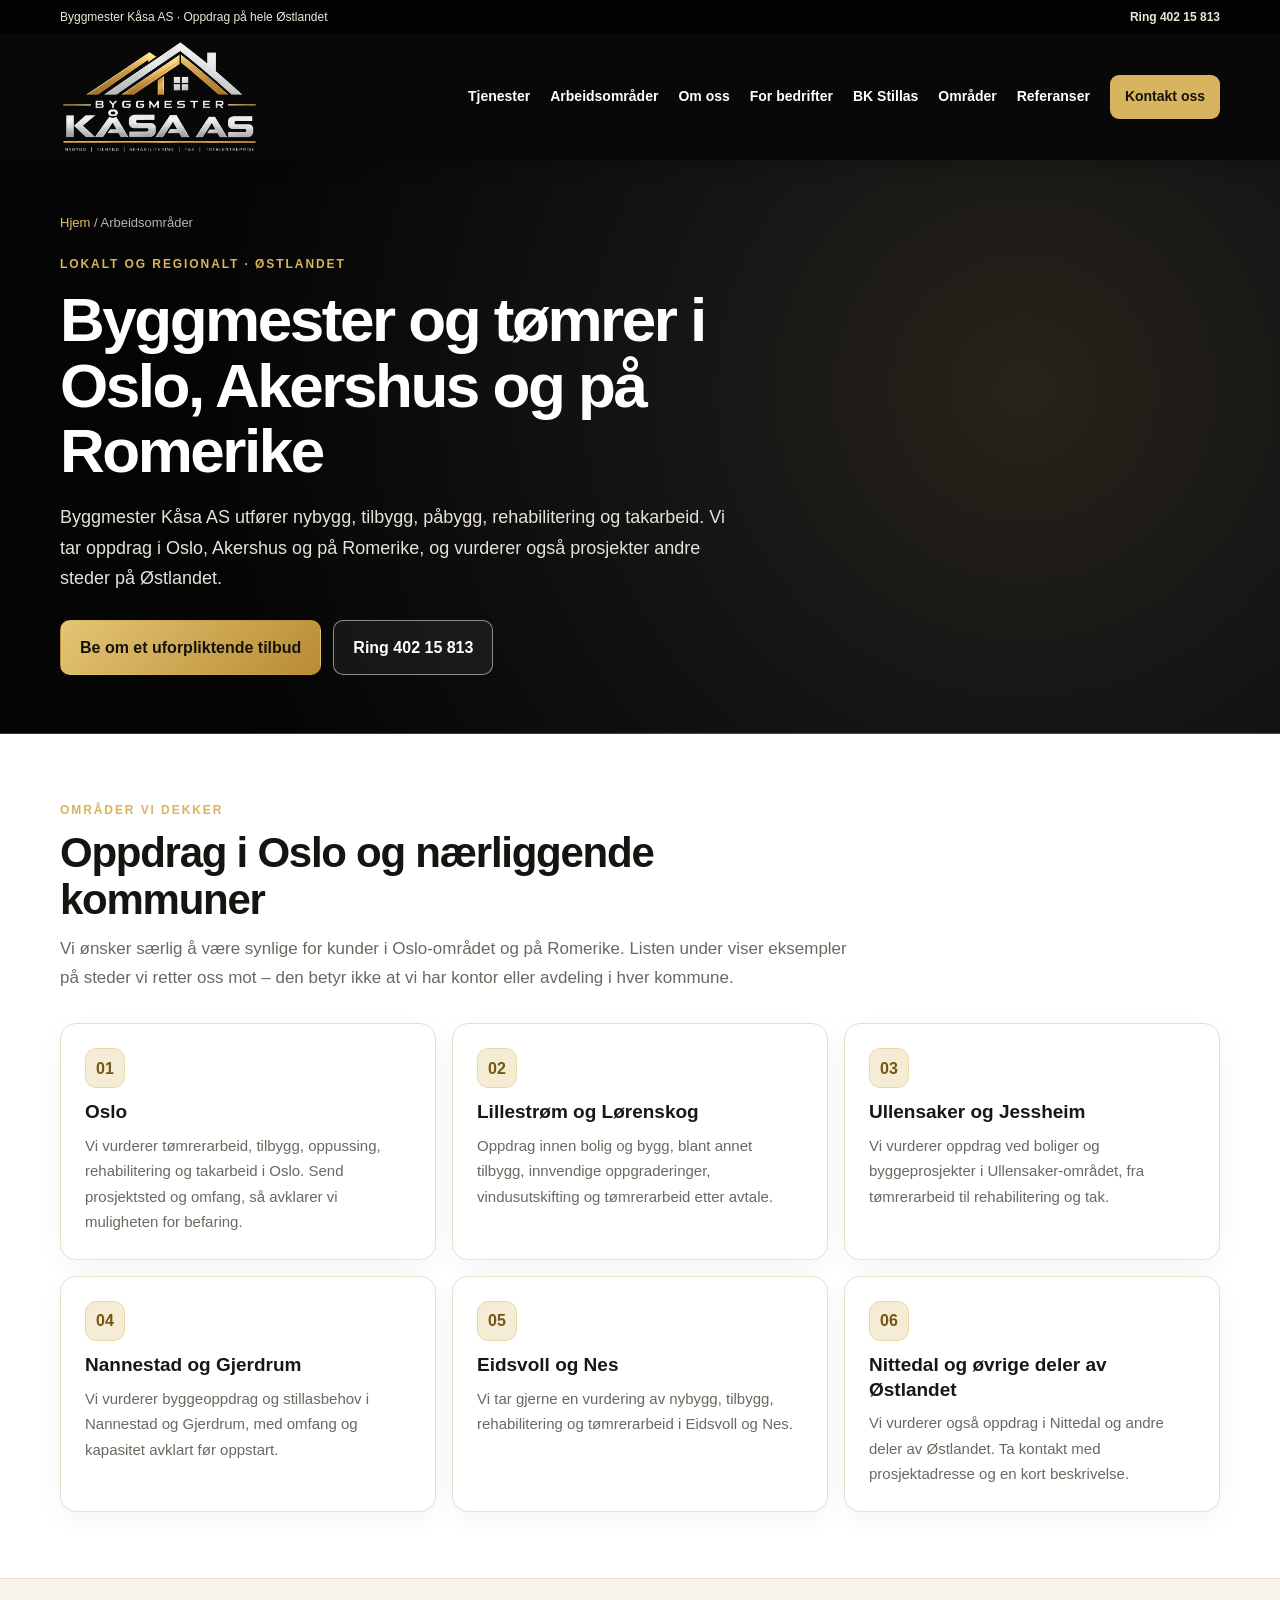
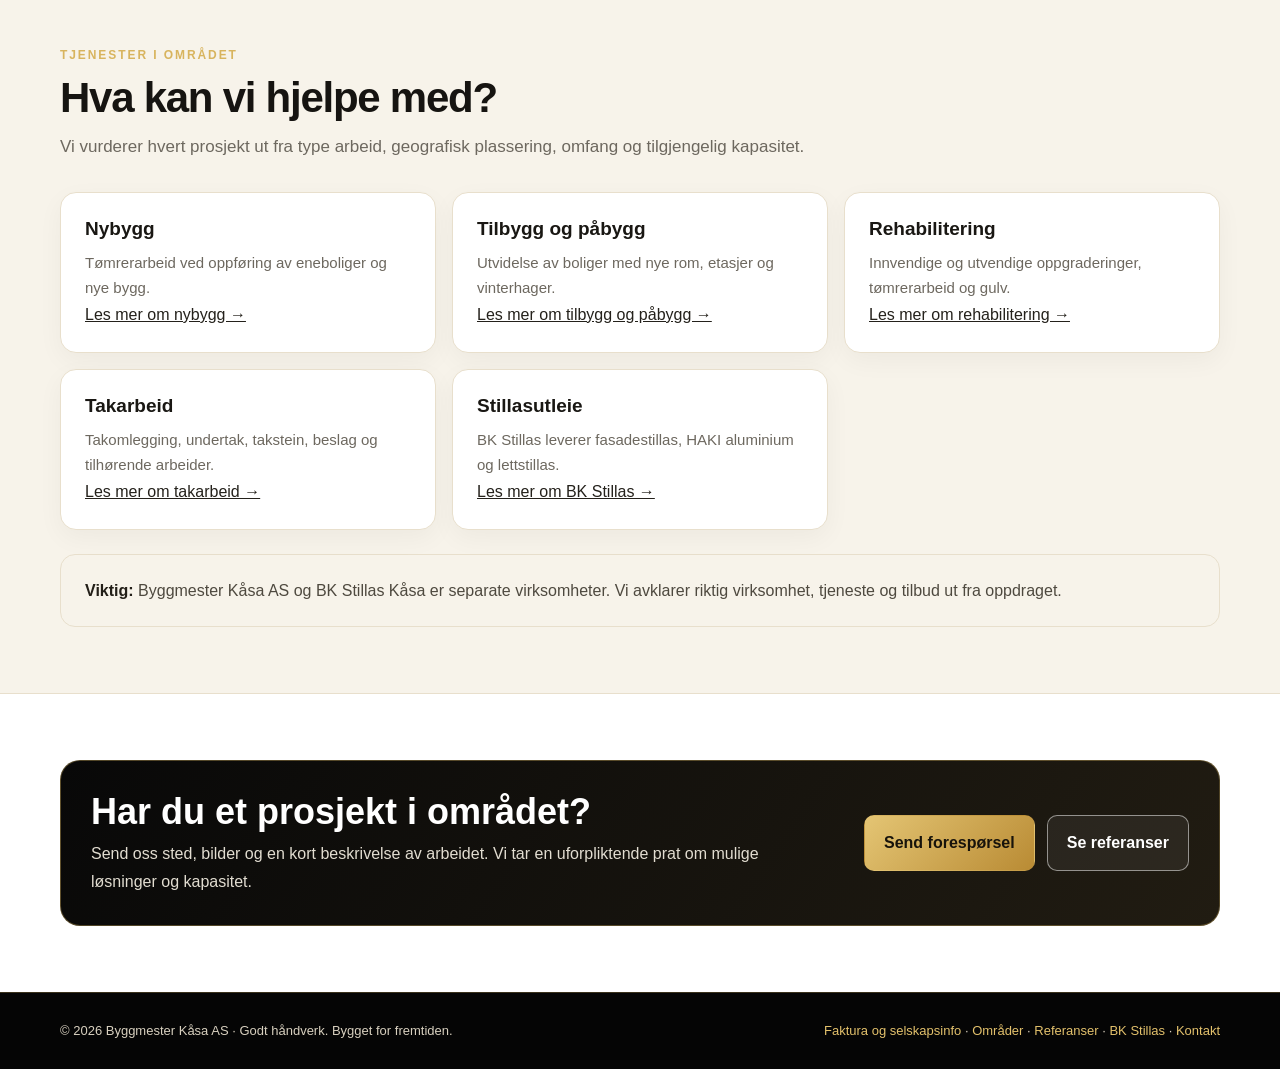
<file: omrader.html>
<!DOCTYPE html>
<html lang="no">
<head>
<meta charset="UTF-8">
<meta name="viewport" content="width=device-width, initial-scale=1">
<meta name="theme-color" content="#080808">
<title>Byggmester i Oslo og på Romerike | Byggmester Kåsa</title>
<meta name="description" content="Byggmester Kåsa AS tar oppdrag i Oslo, Akershus og på Romerike. Nybygg, tilbygg, rehabilitering og takarbeid på hele Østlandet.">
<meta name="robots" content="index,follow,max-image-preview:large">
<link rel="canonical" href="https://xn--byggmesterksa-zfb.no/omrader.html">
<link rel="stylesheet" href="service-pages.css">
<meta property="og:type" content="website">
<meta property="og:title" content="Byggmester i Oslo og på Romerike | Byggmester Kåsa">
<meta property="og:description" content="Byggmester Kåsa AS tar oppdrag i Oslo, Akershus og på Romerike. Nybygg, tilbygg, rehabilitering og takarbeid på hele Østlandet.">
<meta property="og:url" content="https://xn--byggmesterksa-zfb.no/omrader.html">
<meta property="og:image" content="https://xn--byggmesterksa-zfb.no/images/tilbygg-pabygg-vinterhage-kasa.webp">
<meta property="og:image:alt" content="Byggmester Kåsa AS – tilbygg, påbygg og vinterhager">
<script type="application/ld+json">{"@context":"https://schema.org","@type":"Service","name":"Byggmester- og tømrertjenester i Oslo, Akershus og på Romerike","description":"Nybygg, tilbygg, påbygg, rehabilitering og takarbeid på hele Østlandet.","url":"https://xn--byggmesterksa-zfb.no/omrader.html","provider":{"@type":"GeneralContractor","name":"Byggmester Kåsa AS","url":"https://xn--byggmesterksa-zfb.no/","telephone":"+4740215813","email":"bkstillas@gmail.com"},"areaServed":[{"@type":"AdministrativeArea","name":"Oslo, Norge"},{"@type":"AdministrativeArea","name":"Akershus, Norge"},{"@type":"AdministrativeArea","name":"Romerike, Norge"},{"@type":"AdministrativeArea","name":"Østlandet, Norge"}]}</script>
<script type="application/ld+json">{"@context":"https://schema.org","@type":"BreadcrumbList","itemListElement":[{"@type":"ListItem","position":1,"name":"Hjem","item":"https://xn--byggmesterksa-zfb.no/"},{"@type":"ListItem","position":2,"name":"Arbeidsområder","item":"https://xn--byggmesterksa-zfb.no/omrader.html"}]}</script>
</head>
<body>
<a class="skip-link" href="#main">Hopp til innhold</a>
<div class="topbar"><div class="container"><span>Byggmester Kåsa AS · Oppdrag på hele Østlandet</span><span><a href="tel:+4740215813">Ring 402 15 813</a></span></div></div>
<header><div class="container nav-wrap">
<a class="brand" href="index.html" aria-label="Byggmester Kåsa AS – forsiden"><img src="byggmester-kasa-logo-transparent.png" alt="Byggmester Kåsa AS – original logo" fetchpriority="high"></a>
<button class="menu-toggle" type="button" aria-expanded="false" aria-controls="main-navigation" aria-label="Åpne meny"><span></span><span></span><span></span></button>
<nav id="main-navigation" aria-label="Hovedmeny">
<a href="index.html#tjenester">Tjenester</a><a href="index.html#prosjekter">Arbeidsområder</a><a href="index.html#om-oss">Om oss</a><a href="samarbeid.html">For bedrifter</a><a href="bk-stillas.html">BK Stillas</a><a href="omrader.html">Områder</a><a href="referanser.html">Referanser</a><a class="nav-cta" href="index.html#kontakt">Kontakt oss</a>
</nav></div></header>
<main id="main">
<section class="hero"><div class="container">
<div class="breadcrumbs"><a href="index.html">Hjem</a> / Arbeidsområder</div>
<div class="eyebrow">Lokalt og regionalt · Østlandet</div>
<h1>Byggmester og tømrer i Oslo, Akershus og på Romerike</h1>
<p class="lead">Byggmester Kåsa AS utfører nybygg, tilbygg, påbygg, rehabilitering og takarbeid. Vi tar oppdrag i Oslo, Akershus og på Romerike, og vurderer også prosjekter andre steder på Østlandet.</p>
<div class="actions"><a class="btn btn-primary" href="index.html#kontakt">Be om et uforpliktende tilbud</a><a class="btn btn-secondary" href="tel:+4740215813">Ring 402 15 813</a></div>
</div></section>
<section><div class="container">
<div class="section-head"><div class="eyebrow">Områder vi dekker</div><h2>Oppdrag i Oslo og nærliggende kommuner</h2><p>Vi ønsker særlig å være synlige for kunder i Oslo-området og på Romerike. Listen under viser eksempler på steder vi retter oss mot – den betyr ikke at vi har kontor eller avdeling i hver kommune.</p></div>
<div class="cards">
<article class="card"><span class="card-mark">01</span><h3>Oslo</h3><p>Vi vurderer tømrerarbeid, tilbygg, oppussing, rehabilitering og takarbeid i Oslo. Send prosjektsted og omfang, så avklarer vi muligheten for befaring.</p></article>
<article class="card"><span class="card-mark">02</span><h3>Lillestrøm og Lørenskog</h3><p>Oppdrag innen bolig og bygg, blant annet tilbygg, innvendige oppgraderinger, vindusutskifting og tømrerarbeid etter avtale.</p></article>
<article class="card"><span class="card-mark">03</span><h3>Ullensaker og Jessheim</h3><p>Vi vurderer oppdrag ved boliger og byggeprosjekter i Ullensaker-området, fra tømrerarbeid til rehabilitering og tak.</p></article>
<article class="card"><span class="card-mark">04</span><h3>Nannestad og Gjerdrum</h3><p>Vi vurderer byggeoppdrag og stillasbehov i Nannestad og Gjerdrum, med omfang og kapasitet avklart før oppstart.</p></article>
<article class="card"><span class="card-mark">05</span><h3>Eidsvoll og Nes</h3><p>Vi tar gjerne en vurdering av nybygg, tilbygg, rehabilitering og tømrerarbeid i Eidsvoll og Nes.</p></article>
<article class="card"><span class="card-mark">06</span><h3>Nittedal og øvrige deler av Østlandet</h3><p>Vi vurderer også oppdrag i Nittedal og andre deler av Østlandet. Ta kontakt med prosjektadresse og en kort beskrivelse.</p></article>
</div></div></section>
<section class="process"><div class="container">
<div class="section-head"><div class="eyebrow">Tjenester i området</div><h2>Hva kan vi hjelpe med?</h2><p>Vi vurderer hvert prosjekt ut fra type arbeid, geografisk plassering, omfang og tilgjengelig kapasitet.</p></div>
<div class="cards">
<article class="card"><h3>Nybygg</h3><p>Tømrerarbeid ved oppføring av eneboliger og nye bygg.</p><a class="service-link" href="nybygg.html">Les mer om nybygg →</a></article>
<article class="card"><h3>Tilbygg og påbygg</h3><p>Utvidelse av boliger med nye rom, etasjer og vinterhager.</p><a class="service-link" href="tilbygg-pabygg.html">Les mer om tilbygg og påbygg →</a></article>
<article class="card"><h3>Rehabilitering</h3><p>Innvendige og utvendige oppgraderinger, tømrerarbeid og gulv.</p><a class="service-link" href="rehabilitering.html">Les mer om rehabilitering →</a></article>
<article class="card"><h3>Takarbeid</h3><p>Takomlegging, undertak, takstein, beslag og tilhørende arbeider.</p><a class="service-link" href="takarbeid.html">Les mer om takarbeid →</a></article>
<article class="card"><h3>Stillasutleie</h3><p>BK Stillas leverer fasadestillas, HAKI aluminium og lettstillas.</p><a class="service-link" href="bk-stillas.html">Les mer om BK Stillas →</a></article>
</div>
<div class="note-band"><strong>Viktig:</strong> Byggmester Kåsa AS og BK Stillas Kåsa er separate virksomheter. Vi avklarer riktig virksomhet, tjeneste og tilbud ut fra oppdraget.</div>
</div></section>
<section><div class="container"><div class="cta"><div><h2>Har du et prosjekt i området?</h2><p>Send oss sted, bilder og en kort beskrivelse av arbeidet. Vi tar en uforpliktende prat om mulige løsninger og kapasitet.</p></div><div class="actions" style="margin-top:0"><a class="btn btn-primary" href="index.html#kontakt">Send forespørsel</a><a class="btn btn-secondary" href="referanser.html">Se referanser</a></div></div></div></section>
</main>
<div class="mobile-contact" aria-label="Rask kontakt"><a href="tel:+4740215813">Ring oss</a><a href="index.html#kontakt">Be om tilbud</a></div>
<footer><div class="container footer-inner"><span>© <span id="year"></span> Byggmester Kåsa AS · Godt håndverk. Bygget for fremtiden.</span><span><a href="selskapsinformasjon.html">Faktura og selskapsinfo</a> · <a href="omrader.html">Områder</a> · <a href="referanser.html">Referanser</a> · <a href="bk-stillas.html">BK Stillas</a> · <a href="index.html#kontakt">Kontakt</a></span></div></footer>
<script>
document.getElementById("year").textContent=new Date().getFullYear();
const header=document.querySelector("header");const button=document.querySelector(".menu-toggle");
button.addEventListener("click",()=>{const open=header.classList.toggle("menu-open");button.setAttribute("aria-expanded",String(open));button.setAttribute("aria-label",open?"Lukk meny":"Åpne meny");});
document.querySelectorAll("#main-navigation a").forEach(link=>link.addEventListener("click",()=>{header.classList.remove("menu-open");button.setAttribute("aria-expanded","false");button.setAttribute("aria-label","Åpne meny");}));
</script>
</body></html>
</file>
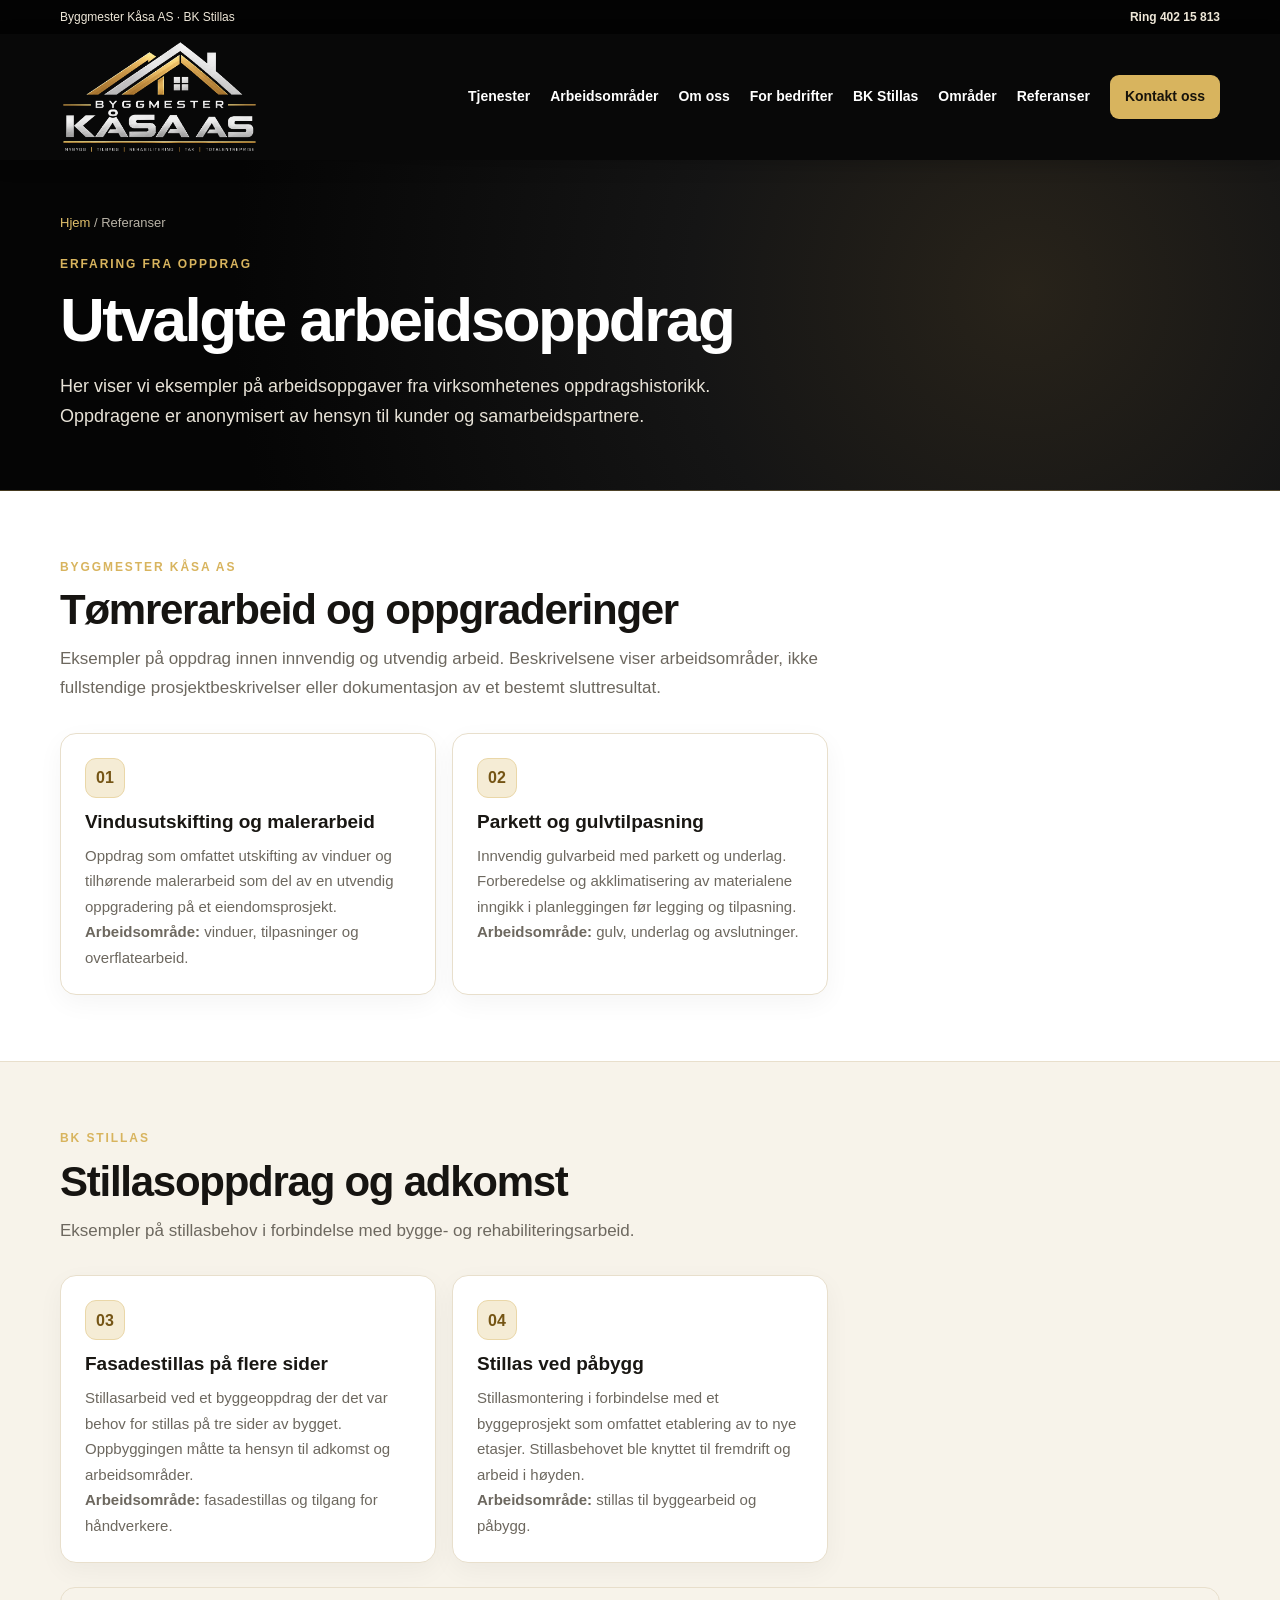
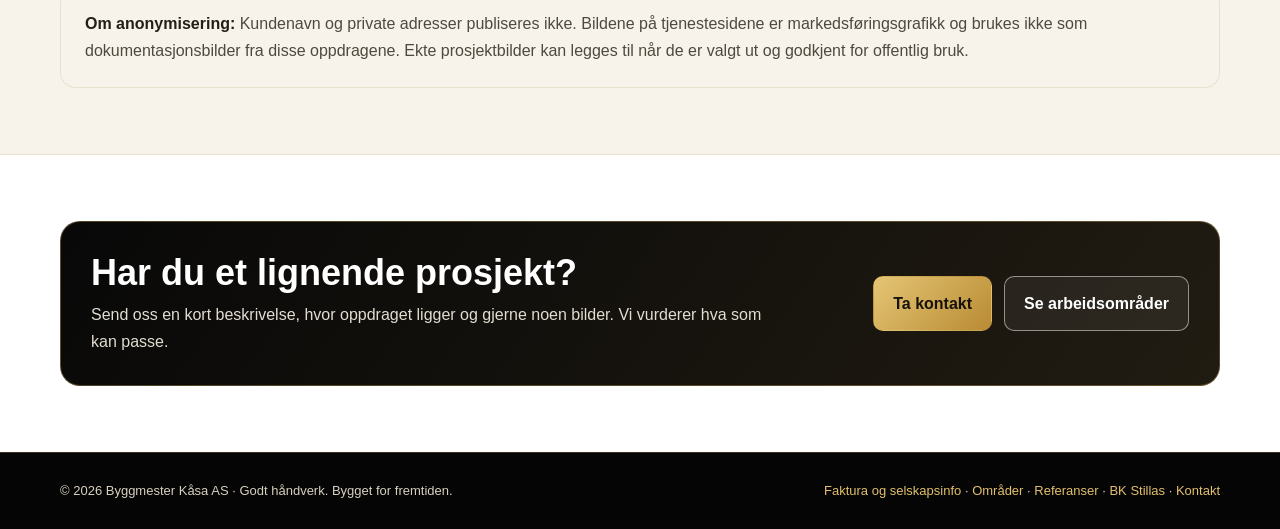
<file: referanser.html>
<!DOCTYPE html>
<html lang="no">
<head>
<meta charset="UTF-8">
<meta name="viewport" content="width=device-width, initial-scale=1">
<meta name="theme-color" content="#080808">
<title>Referansearbeid | Byggmester Kåsa og BK Stillas</title>
<meta name="description" content="Se anonymiserte eksempler på vindusutskifting, parkettarbeid og stillasoppdrag fra Byggmester Kåsa AS og BK Stillas på Østlandet.">
<meta name="robots" content="index,follow,max-image-preview:large">
<link rel="canonical" href="https://xn--byggmesterksa-zfb.no/referanser.html">
<link rel="stylesheet" href="service-pages.css">
<meta property="og:type" content="website">
<meta property="og:title" content="Referansearbeid | Byggmester Kåsa og BK Stillas">
<meta property="og:description" content="Anonymiserte eksempler på tømrerarbeid, gulvoppdrag og stillasarbeid på Østlandet.">
<meta property="og:url" content="https://xn--byggmesterksa-zfb.no/referanser.html">
<meta property="og:image" content="https://xn--byggmesterksa-zfb.no/images/rehabilitering-innvendig-oppgradering-kasa.webp">
<meta property="og:image:alt" content="Byggmester Kåsa AS – rehabilitering og innvendige oppgraderinger">
<script type="application/ld+json">{"@context":"https://schema.org","@type":"CollectionPage","name":"Referansearbeid – Byggmester Kåsa AS og BK Stillas","description":"Anonymiserte eksempler på tømrerarbeid, gulvoppdrag og stillasarbeid på Østlandet.","url":"https://xn--byggmesterksa-zfb.no/referanser.html","about":[{"@type":"Thing","name":"Tømrerarbeid"},{"@type":"Thing","name":"Rehabilitering"},{"@type":"Thing","name":"Stillasutleie"}]}</script>
<script type="application/ld+json">{"@context":"https://schema.org","@type":"BreadcrumbList","itemListElement":[{"@type":"ListItem","position":1,"name":"Hjem","item":"https://xn--byggmesterksa-zfb.no/"},{"@type":"ListItem","position":2,"name":"Referanser","item":"https://xn--byggmesterksa-zfb.no/referanser.html"}]}</script>
</head>
<body>
<a class="skip-link" href="#main">Hopp til innhold</a>
<div class="topbar"><div class="container"><span>Byggmester Kåsa AS · BK Stillas</span><span><a href="tel:+4740215813">Ring 402 15 813</a></span></div></div>
<header><div class="container nav-wrap">
<a class="brand" href="index.html" aria-label="Byggmester Kåsa AS – forsiden"><img src="byggmester-kasa-logo-transparent.png" alt="Byggmester Kåsa AS – original logo" fetchpriority="high"></a>
<button class="menu-toggle" type="button" aria-expanded="false" aria-controls="main-navigation" aria-label="Åpne meny"><span></span><span></span><span></span></button>
<nav id="main-navigation" aria-label="Hovedmeny">
<a href="index.html#tjenester">Tjenester</a><a href="index.html#prosjekter">Arbeidsområder</a><a href="index.html#om-oss">Om oss</a><a href="samarbeid.html">For bedrifter</a><a href="bk-stillas.html">BK Stillas</a><a href="omrader.html">Områder</a><a href="referanser.html">Referanser</a><a class="nav-cta" href="index.html#kontakt">Kontakt oss</a>
</nav></div></header>
<main id="main">
<section class="hero"><div class="container">
<div class="breadcrumbs"><a href="index.html">Hjem</a> / Referanser</div>
<div class="eyebrow">Erfaring fra oppdrag</div><h1>Utvalgte arbeidsoppdrag</h1>
<p class="lead">Her viser vi eksempler på arbeidsoppgaver fra virksomhetenes oppdragshistorikk. Oppdragene er anonymisert av hensyn til kunder og samarbeidspartnere.</p>
</div></section>
<section><div class="container">
<div class="section-head"><div class="eyebrow">Byggmester Kåsa AS</div><h2>Tømrerarbeid og oppgraderinger</h2><p>Eksempler på oppdrag innen innvendig og utvendig arbeid. Beskrivelsene viser arbeidsområder, ikke fullstendige prosjektbeskrivelser eller dokumentasjon av et bestemt sluttresultat.</p></div>
<div class="cards">
<article class="card"><span class="card-mark">01</span><h3>Vindusutskifting og malerarbeid</h3><p>Oppdrag som omfattet utskifting av vinduer og tilhørende malerarbeid som del av en utvendig oppgradering på et eiendomsprosjekt.</p><p><strong>Arbeidsområde:</strong> vinduer, tilpasninger og overflatearbeid.</p></article>
<article class="card"><span class="card-mark">02</span><h3>Parkett og gulvtilpasning</h3><p>Innvendig gulvarbeid med parkett og underlag. Forberedelse og akklimatisering av materialene inngikk i planleggingen før legging og tilpasning.</p><p><strong>Arbeidsområde:</strong> gulv, underlag og avslutninger.</p></article>
</div></div></section>
<section class="process"><div class="container">
<div class="section-head"><div class="eyebrow">BK Stillas</div><h2>Stillasoppdrag og adkomst</h2><p>Eksempler på stillasbehov i forbindelse med bygge- og rehabiliteringsarbeid.</p></div>
<div class="cards">
<article class="card"><span class="card-mark">03</span><h3>Fasadestillas på flere sider</h3><p>Stillasarbeid ved et byggeoppdrag der det var behov for stillas på tre sider av bygget. Oppbyggingen måtte ta hensyn til adkomst og arbeidsområder.</p><p><strong>Arbeidsområde:</strong> fasadestillas og tilgang for håndverkere.</p></article>
<article class="card"><span class="card-mark">04</span><h3>Stillas ved påbygg</h3><p>Stillasmontering i forbindelse med et byggeprosjekt som omfattet etablering av to nye etasjer. Stillasbehovet ble knyttet til fremdrift og arbeid i høyden.</p><p><strong>Arbeidsområde:</strong> stillas til byggearbeid og påbygg.</p></article>
</div>
<div class="note-band"><strong>Om anonymisering:</strong> Kundenavn og private adresser publiseres ikke. Bildene på tjenestesidene er markedsføringsgrafikk og brukes ikke som dokumentasjonsbilder fra disse oppdragene. Ekte prosjektbilder kan legges til når de er valgt ut og godkjent for offentlig bruk.</div>
</div></section>
<section><div class="container"><div class="cta"><div><h2>Har du et lignende prosjekt?</h2><p>Send oss en kort beskrivelse, hvor oppdraget ligger og gjerne noen bilder. Vi vurderer hva som kan passe.</p></div><div class="actions" style="margin-top:0"><a class="btn btn-primary" href="index.html#kontakt">Ta kontakt</a><a class="btn btn-secondary" href="omrader.html">Se arbeidsområder</a></div></div></div></section>
</main>
<div class="mobile-contact" aria-label="Rask kontakt"><a href="tel:+4740215813">Ring oss</a><a href="index.html#kontakt">Be om tilbud</a></div>
<footer><div class="container footer-inner"><span>© <span id="year"></span> Byggmester Kåsa AS · Godt håndverk. Bygget for fremtiden.</span><span><a href="selskapsinformasjon.html">Faktura og selskapsinfo</a> · <a href="omrader.html">Områder</a> · <a href="referanser.html">Referanser</a> · <a href="bk-stillas.html">BK Stillas</a> · <a href="index.html#kontakt">Kontakt</a></span></div></footer>
<script>
document.getElementById("year").textContent=new Date().getFullYear();
const header=document.querySelector("header");const button=document.querySelector(".menu-toggle");
button.addEventListener("click",()=>{const open=header.classList.toggle("menu-open");button.setAttribute("aria-expanded",String(open));button.setAttribute("aria-label",open?"Lukk meny":"Åpne meny");});
document.querySelectorAll("#main-navigation a").forEach(link=>link.addEventListener("click",()=>{header.classList.remove("menu-open");button.setAttribute("aria-expanded","false");button.setAttribute("aria-label","Åpne meny");}));
</script>
</body></html>
</file>
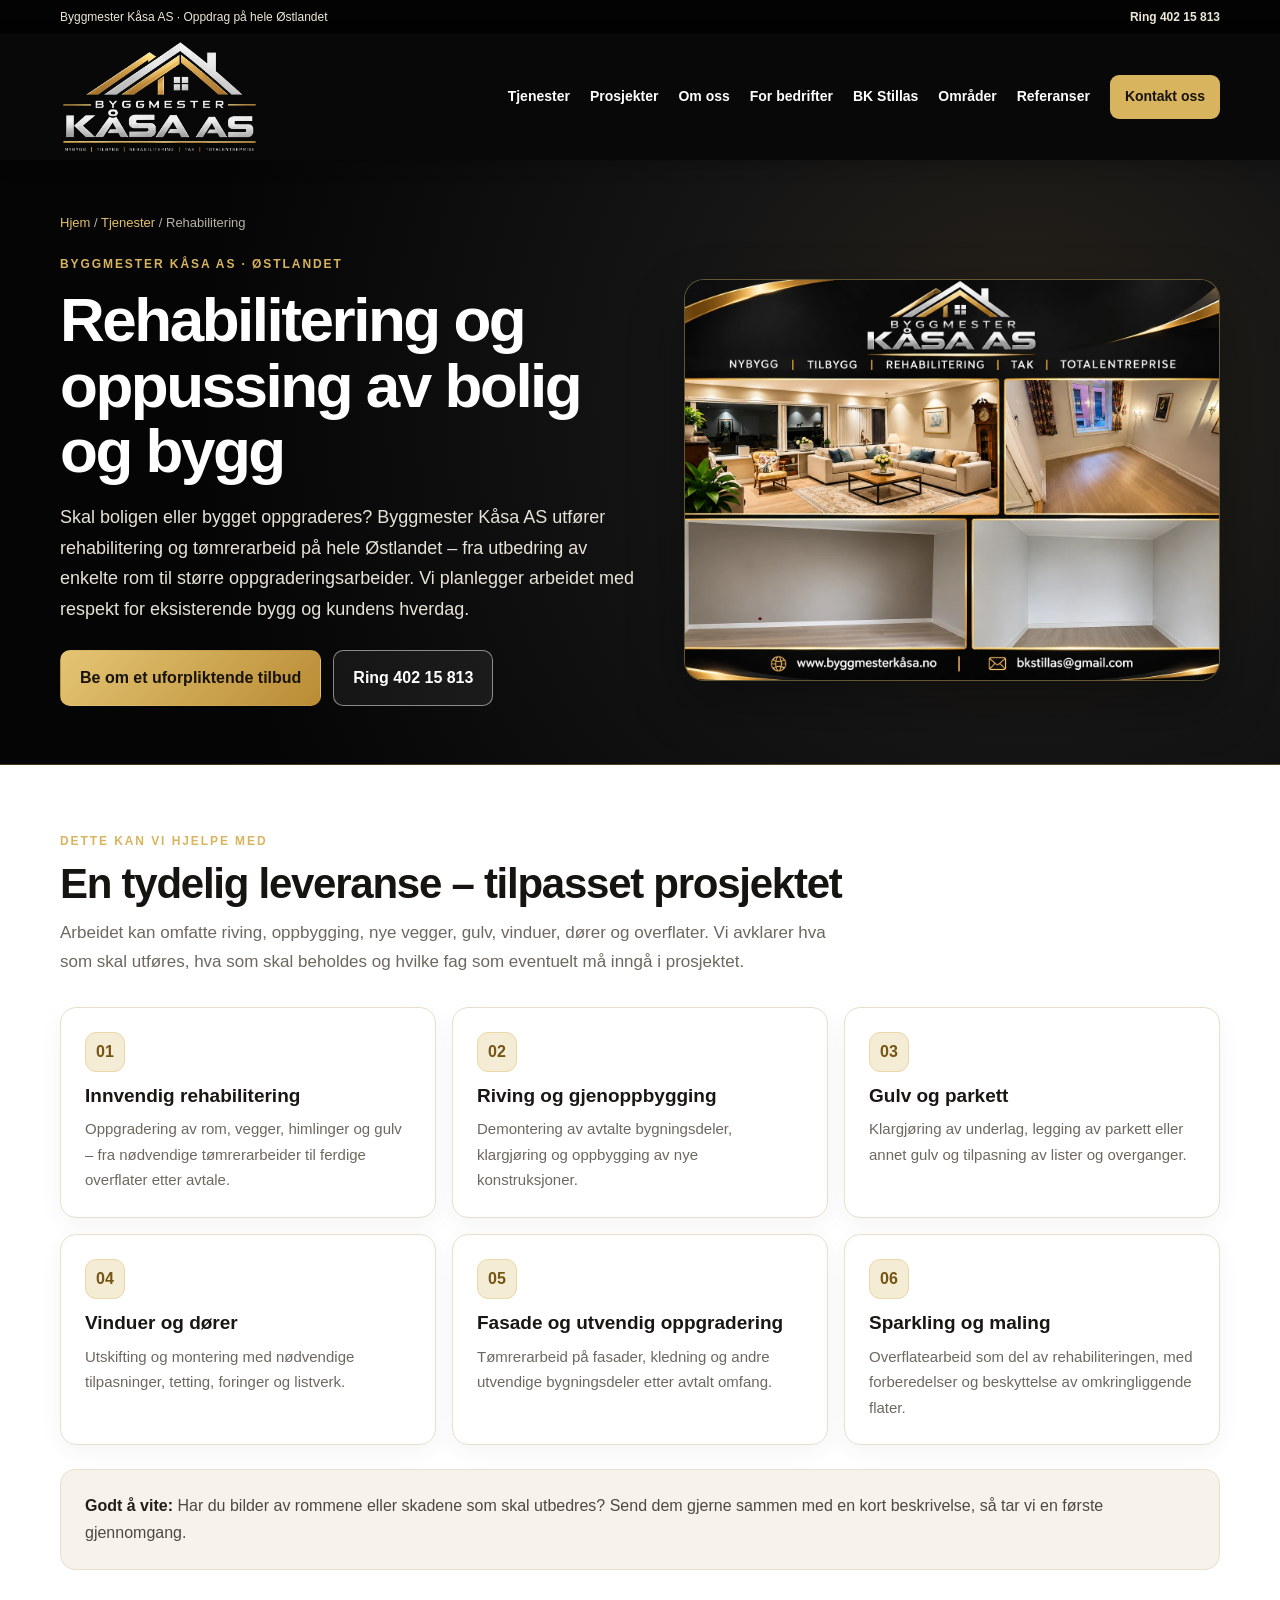
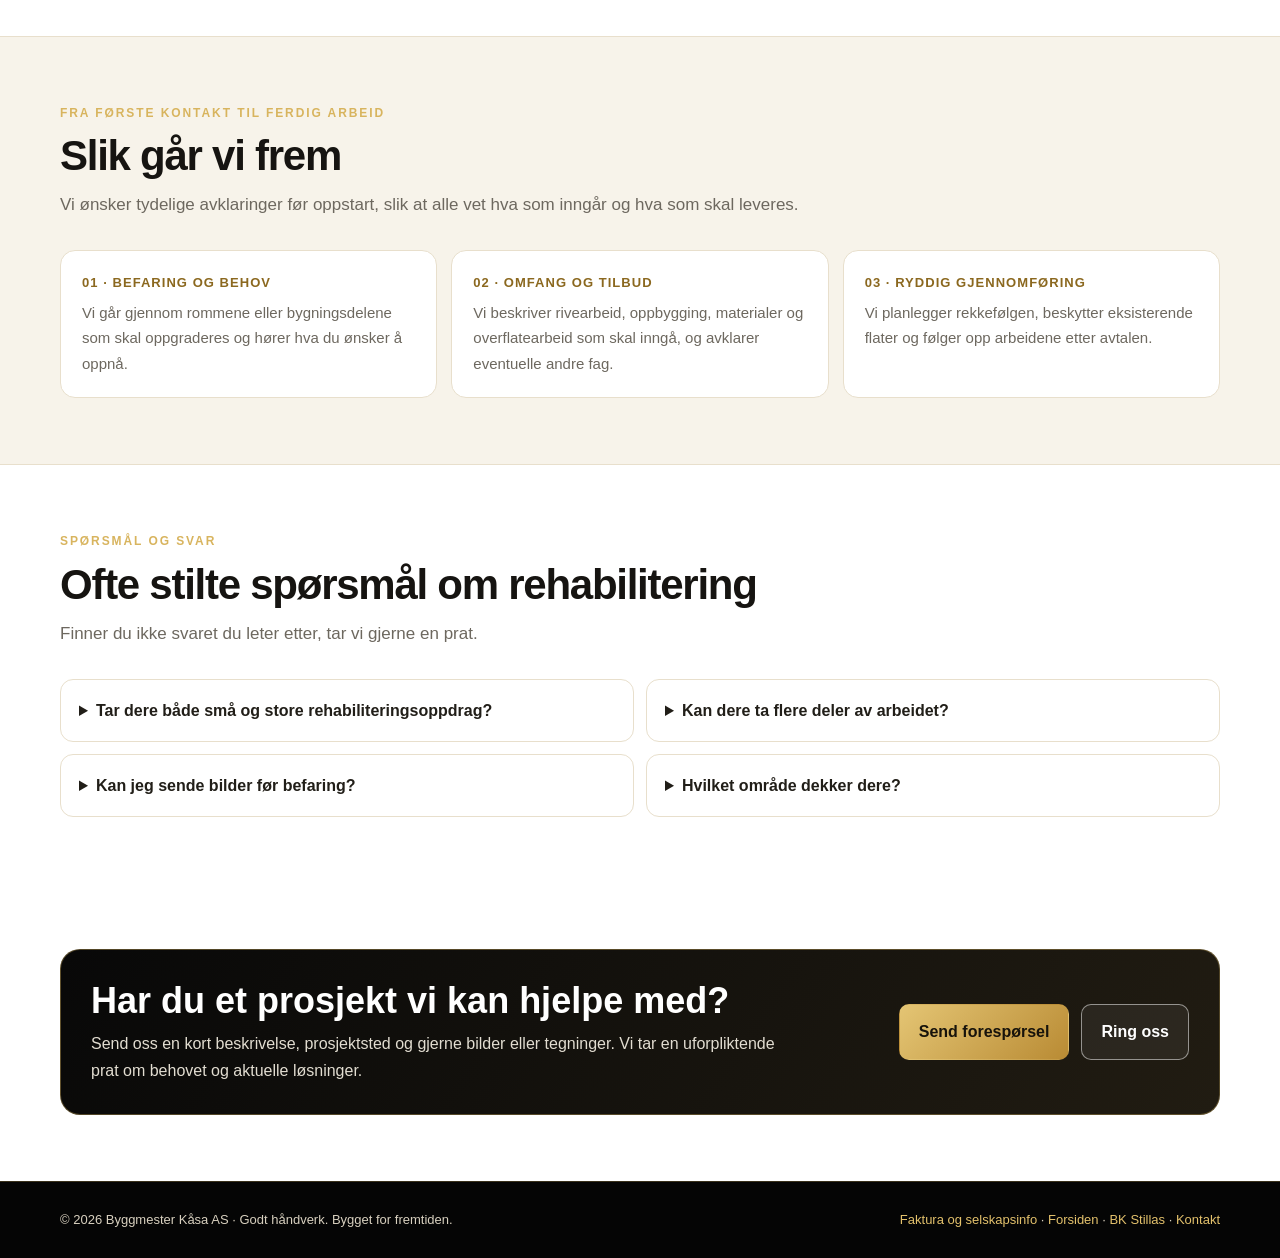
<file: rehabilitering.html>
<!DOCTYPE html>
<html lang="no">
<head>
<meta charset="UTF-8">
<meta name="viewport" content="width=device-width, initial-scale=1">
<meta name="theme-color" content="#080808">
<title>Rehabilitering og oppussing | Byggmester Kåsa</title>
<meta name="description" content="Byggmester Kåsa AS utfører rehabilitering og innvendig oppussing av boliger og bygg i Oslo, Akershus og på Østlandet.">
<meta name="robots" content="index,follow,max-image-preview:large">
<link rel="canonical" href="https://xn--byggmesterksa-zfb.no/rehabilitering.html">
<link rel="preload" as="image" href="images/rehabilitering-innvendig-oppgradering-kasa.webp">
<link rel="stylesheet" href="service-pages.css">
<meta property="og:type" content="website">
<meta property="og:title" content="Rehabilitering og oppussing | Byggmester Kåsa">
<meta property="og:description" content="Byggmester Kåsa AS utfører rehabilitering og innvendig oppussing av boliger og bygg i Oslo, Akershus og på Østlandet.">
<meta property="og:url" content="https://xn--byggmesterksa-zfb.no/rehabilitering.html">
<meta property="og:image" content="https://xn--byggmesterksa-zfb.no/images/rehabilitering-innvendig-oppgradering-kasa.webp">
<meta property="og:image:alt" content="Byggmester Kåsa AS – rehabilitering og innvendige oppgraderinger">
<script type="application/ld+json">{"@context":"https://schema.org","@type":"Service","name":"Rehabilitering og oppussing av bolig og bygg","description":"Byggmester Kåsa AS hjelper med rehabilitering, oppgradering og tømrerarbeid i boliger og bygg på Østlandet. Kontakt oss for et uforpliktende tilbud.","url":"https://xn--byggmesterksa-zfb.no/rehabilitering.html","areaServed":[{"@type":"AdministrativeArea","name":"Oslo, Norge"},{"@type":"AdministrativeArea","name":"Akershus, Norge"},{"@type":"AdministrativeArea","name":"Romerike, Norge"},{"@type":"AdministrativeArea","name":"Østlandet, Norge"}],"provider":{"@type":"Organization","name":"Byggmester Kåsa AS","url":"https://xn--byggmesterksa-zfb.no/","telephone":"+4740215813","email":"bkstillas@gmail.com"}}</script>
<script type="application/ld+json">{"@context":"https://schema.org","@type":"BreadcrumbList","itemListElement":[{"@type":"ListItem","position":1,"name":"Hjem","item":"https://xn--byggmesterksa-zfb.no/"},{"@type":"ListItem","position":2,"name":"Tjenester","item":"https://xn--byggmesterksa-zfb.no/#tjenester"},{"@type":"ListItem","position":3,"name":"Rehabilitering","item":"https://xn--byggmesterksa-zfb.no/rehabilitering.html"}]}</script>
</head>
<body>
<a class="skip-link" href="#main">Hopp til innhold</a>
<div class="topbar"><div class="container"><span>Byggmester Kåsa AS · Oppdrag på hele Østlandet</span><span><a href="tel:+4740215813">Ring 402 15 813</a></span></div></div>
<header>
 <div class="container nav-wrap">
  <a class="brand" href="index.html" aria-label="Byggmester Kåsa AS – forsiden"><img src="byggmester-kasa-logo-transparent.png" alt="Byggmester Kåsa AS – logo" fetchpriority="high"></a>
  <button class="menu-toggle" type="button" aria-expanded="false" aria-controls="main-navigation" aria-label="Åpne meny"><span></span><span></span><span></span></button>
  <nav id="main-navigation" aria-label="Hovedmeny">
   <a href="index.html#tjenester">Tjenester</a>
   <a href="index.html#prosjekter">Prosjekter</a>
   <a href="index.html#om-oss">Om oss</a>
   <a href="samarbeid.html">For bedrifter</a>
   <a href="bk-stillas.html">BK Stillas</a>
   <a href="omrader.html">Områder</a>
   <a href="referanser.html">Referanser</a>
   <a class="nav-cta" href="index.html#kontakt">Kontakt oss</a>
  </nav>
 </div>
</header>
<main id="main">
<section class="hero">
 <div class="container">
  <div class="breadcrumbs"><a href="index.html">Hjem</a> / <a href="index.html#tjenester">Tjenester</a> / Rehabilitering</div>
  <div class="hero-grid">
   <div>
    <div class="eyebrow">Byggmester Kåsa AS · Østlandet</div>
    <h1>Rehabilitering og oppussing av bolig og bygg</h1>
    <p>Skal boligen eller bygget oppgraderes? Byggmester Kåsa AS utfører rehabilitering og tømrerarbeid på hele Østlandet – fra utbedring av enkelte rom til større oppgraderingsarbeider. Vi planlegger arbeidet med respekt for eksisterende bygg og kundens hverdag.</p>
    <div class="actions">
     <a class="btn btn-primary" href="index.html#kontakt">Be om et uforpliktende tilbud</a>
     <a class="btn btn-secondary" href="tel:+4740215813">Ring 402 15 813</a>
    </div>
   </div>
   <div class="hero-photo">
    <img src="images/rehabilitering-innvendig-oppgradering-kasa.webp" alt="Modernisering og rehabilitering av eldre laftet gårdsbruk" width="1408" height="1056" fetchpriority="high" decoding="async" style="height:auto;aspect-ratio:4/3;object-fit:cover;">
   </div>
  </div>
 </div>
</section>
<section>
 <div class="container">
  <div class="section-head">
   <div class="eyebrow">Dette kan vi hjelpe med</div>
   <h2>En tydelig leveranse – tilpasset prosjektet</h2>
   <p>Arbeidet kan omfatte riving, oppbygging, nye vegger, gulv, vinduer, dører og overflater. Vi avklarer hva som skal utføres, hva som skal beholdes og hvilke fag som eventuelt må inngå i prosjektet.</p>
  </div>
  <div class="cards"><article class="card"><span class="card-mark">01</span><h3>Innvendig rehabilitering</h3><p>Oppgradering av rom, vegger, himlinger og gulv – fra nødvendige tømrerarbeider til ferdige overflater etter avtale.</p></article>
<article class="card"><span class="card-mark">02</span><h3>Riving og gjenoppbygging</h3><p>Demontering av avtalte bygningsdeler, klargjøring og oppbygging av nye konstruksjoner.</p></article>
<article class="card"><span class="card-mark">03</span><h3>Gulv og parkett</h3><p>Klargjøring av underlag, legging av parkett eller annet gulv og tilpasning av lister og overganger.</p></article>
<article class="card"><span class="card-mark">04</span><h3>Vinduer og dører</h3><p>Utskifting og montering med nødvendige tilpasninger, tetting, foringer og listverk.</p></article>
<article class="card"><span class="card-mark">05</span><h3>Fasade og utvendig oppgradering</h3><p>Tømrerarbeid på fasader, kledning og andre utvendige bygningsdeler etter avtalt omfang.</p></article>
<article class="card"><span class="card-mark">06</span><h3>Sparkling og maling</h3><p>Overflatearbeid som del av rehabiliteringen, med forberedelser og beskyttelse av omkringliggende flater.</p></article></div>
  <div class="note-band"><strong>Godt å vite:</strong> Har du bilder av rommene eller skadene som skal utbedres? Send dem gjerne sammen med en kort beskrivelse, så tar vi en første gjennomgang.</div>
 </div>
</section>
<section class="process">
 <div class="container">
  <div class="section-head">
   <div class="eyebrow">Fra første kontakt til ferdig arbeid</div>
   <h2>Slik går vi frem</h2>
   <p>Vi ønsker tydelige avklaringer før oppstart, slik at alle vet hva som inngår og hva som skal leveres.</p>
  </div>
  <div class="steps"><article class="step"><b>01 · Befaring og behov</b><p>Vi går gjennom rommene eller bygningsdelene som skal oppgraderes og hører hva du ønsker å oppnå.</p></article>
<article class="step"><b>02 · Omfang og tilbud</b><p>Vi beskriver rivearbeid, oppbygging, materialer og overflatearbeid som skal inngå, og avklarer eventuelle andre fag.</p></article>
<article class="step"><b>03 · Ryddig gjennomføring</b><p>Vi planlegger rekkefølgen, beskytter eksisterende flater og følger opp arbeidene etter avtalen.</p></article></div>
 </div>
</section>
<section>
 <div class="container">
  <div class="section-head">
   <div class="eyebrow">Spørsmål og svar</div>
   <h2>Ofte stilte spørsmål om rehabilitering</h2>
   <p>Finner du ikke svaret du leter etter, tar vi gjerne en prat.</p>
  </div>
  <div class="faq-list"><details><summary>Tar dere både små og store rehabiliteringsoppdrag?</summary><p>Vi vurderer både avgrensede arbeider og større rehabiliteringsoppdrag. Omfang og kapasitet avklares før tilbud.</p></details>
<details><summary>Kan dere ta flere deler av arbeidet?</summary><p>Ja, vi kan samle flere avtalte tømrer- og overflatearbeider i samme oppdrag. Eventuelle arbeider som krever andre fag avklares særskilt.</p></details>
<details><summary>Kan jeg sende bilder før befaring?</summary><p>Ja. Bilder, adresse og en kort beskrivelse gir et godt første grunnlag. Ved behov avtaler vi befaring før endelig tilbud.</p></details>
<details><summary>Hvilket område dekker dere?</summary><p>Vi tar oppdrag på hele Østlandet og vurderer hvert prosjekt ut fra beliggenhet og omfang.</p></details></div>
 </div>
</section>
<section>
 <div class="container">
  <div class="cta">
   <div>
    <h2>Har du et prosjekt vi kan hjelpe med?</h2>
    <p>Send oss en kort beskrivelse, prosjektsted og gjerne bilder eller tegninger. Vi tar en uforpliktende prat om behovet og aktuelle løsninger.</p>
   </div>
   <div class="actions" style="margin-top:0">
    <a class="btn btn-primary" href="index.html#kontakt">Send forespørsel</a>
    <a class="btn btn-secondary" href="tel:+4740215813">Ring oss</a>
   </div>
  </div>
 </div>
</section>
</main>
<div class="mobile-contact" aria-label="Rask kontakt"><a href="tel:+4740215813">Ring oss</a><a href="index.html#kontakt">Be om tilbud</a></div>
<footer><div class="container footer-inner"><span>© <span id="year"></span> Byggmester Kåsa AS · Godt håndverk. Bygget for fremtiden.</span><span><a href="selskapsinformasjon.html">Faktura og selskapsinfo</a> · <a href="index.html">Forsiden</a> · <a href="bk-stillas.html">BK Stillas</a> · <a href="index.html#kontakt">Kontakt</a></span></div></footer>
<script>
document.getElementById("year").textContent=new Date().getFullYear();
const header=document.querySelector("header");
const button=document.querySelector(".menu-toggle");
button.addEventListener("click",()=>{
 const open=header.classList.toggle("menu-open");
 button.setAttribute("aria-expanded",String(open));
 button.setAttribute("aria-label",open?"Lukk meny":"Åpne meny");
});
document.querySelectorAll("#main-navigation a").forEach(link=>link.addEventListener("click",()=>{
 header.classList.remove("menu-open");
 button.setAttribute("aria-expanded","false");
 button.setAttribute("aria-label","Åpne meny");
}));
</script>
</body>
</html>
</file>
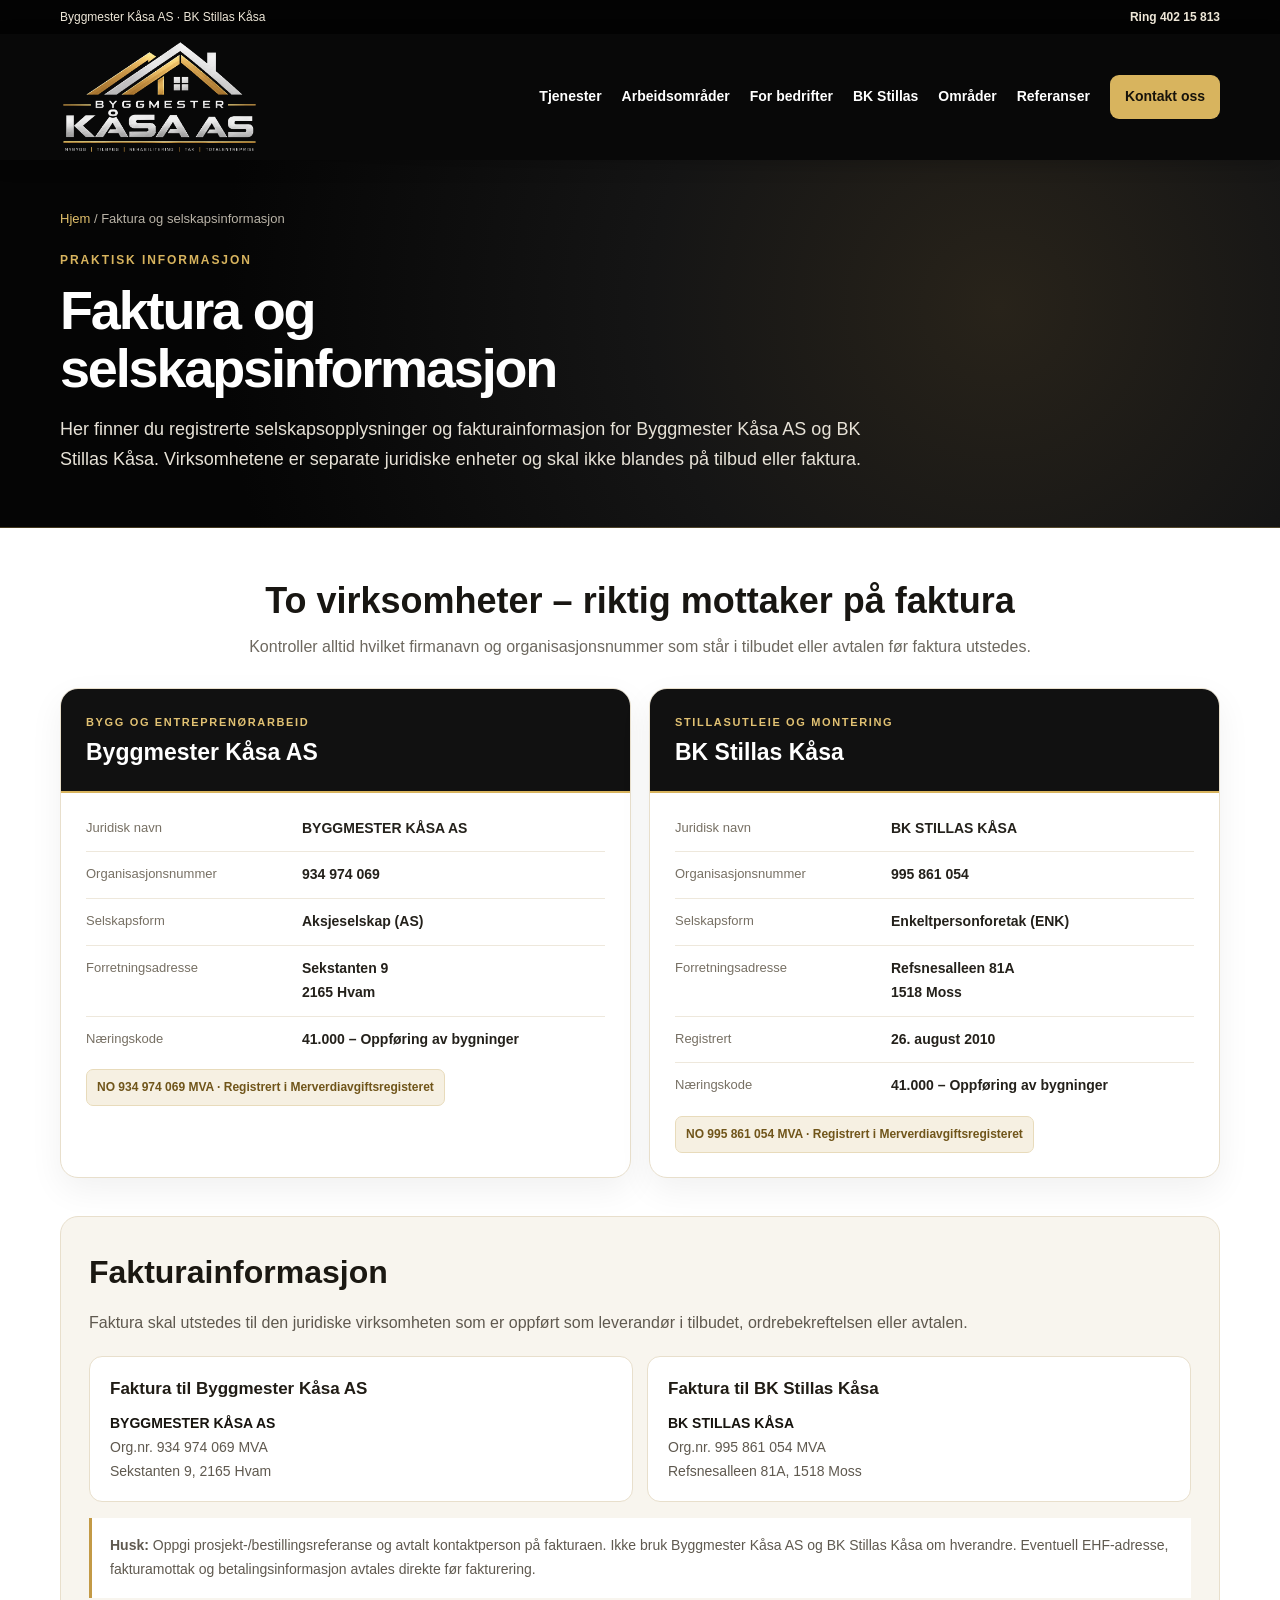
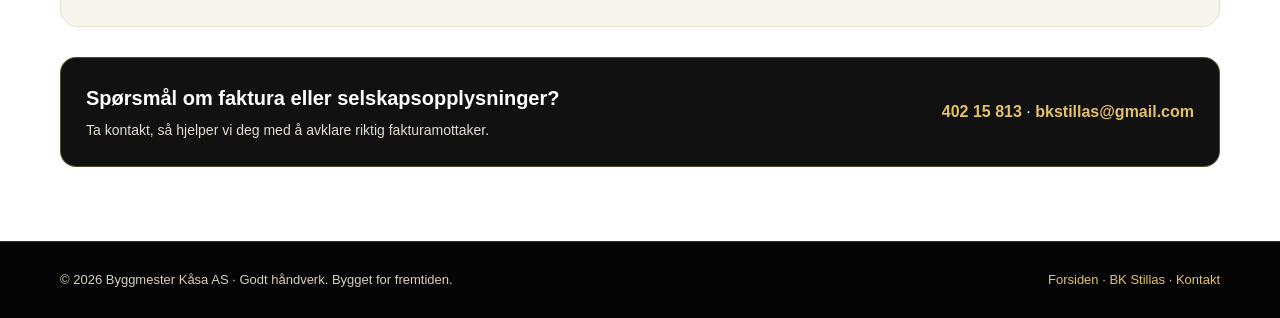
<file: selskapsinformasjon.html>
<!DOCTYPE html>
<html lang="no">
<head>
<meta charset="UTF-8">
<meta name="viewport" content="width=device-width, initial-scale=1">
<meta name="theme-color" content="#080808">
<title>Faktura og selskapsinfo | Byggmester Kåsa</title>
<meta name="description" content="Selskapsopplysninger, organisasjonsnummer og fakturainformasjon for Byggmester Kåsa AS og BK Stillas Kåsa.">
<meta name="robots" content="index,follow">
<link rel="canonical" href="https://xn--byggmesterksa-zfb.no/selskapsinformasjon.html">
<link rel="stylesheet" href="service-pages.css">
<style>
.company-info-hero{padding:48px 0 52px;background:radial-gradient(circle at 78% 40%,#28231a 0,#151515 34%,#050505 76%);color:#fff;border-bottom:1px solid rgba(216,180,94,.3)}
.company-info-hero h1{font-size:clamp(36px,5vw,54px);line-height:1.08;letter-spacing:-.04em;margin:10px 0 16px}
.company-info-hero p{max-width:820px;color:#e7e2d7;font-size:18px;margin:0}
.company-info-wrap{padding:52px 0 74px}
.company-info-intro{max-width:850px;margin:0 auto 28px;text-align:center}
.company-info-intro h2{font-size:clamp(27px,3.4vw,36px);line-height:1.15;margin:0 0 12px;color:#181612}
.company-info-intro p{color:#6d685f;margin:0}
.company-info-grid{display:grid;grid-template-columns:repeat(2,minmax(0,1fr));gap:18px;align-items:stretch}
.company-info-card{background:#fff;border:1px solid #e8dfcc;border-radius:18px;overflow:hidden;box-shadow:0 12px 34px rgba(20,18,12,.06)}
.company-info-card-head{padding:24px 25px;background:#111;color:#fff;border-bottom:2px solid #d8b45e}
.company-info-card-head span{display:block;color:#e2c273;font-size:11px;font-weight:900;letter-spacing:.15em;text-transform:uppercase;margin-bottom:7px}
.company-info-card-head h3{font-size:23px;line-height:1.2;margin:0}
.company-info-card-body{padding:24px 25px}
.company-info-facts{margin:0}
.company-info-facts div{display:grid;grid-template-columns:minmax(118px,.8fr) minmax(0,1.2fr);gap:14px;padding:11px 0;border-bottom:1px solid #eee8dc}
.company-info-facts div:first-child{padding-top:0}
.company-info-facts div:last-child{border-bottom:0;padding-bottom:0}
.company-info-facts dt{color:#777064;font-size:13px}
.company-info-facts dd{margin:0;color:#24211b;font-weight:700;font-size:14px;overflow-wrap:anywhere}
.company-info-mva{display:inline-block;margin:18px 0 0;padding:7px 10px;border-radius:7px;background:#f6f0e2;border:1px solid #e8dbbb;color:#70551a;font-size:12px;font-weight:800}
.invoice-info{margin-top:38px;padding:28px;border:1px solid #e8dfcc;border-radius:18px;background:#f8f5ee}
.invoice-info h2{font-size:clamp(25px,3vw,32px);margin:0 0 10px;color:#1b1812}
.invoice-info>p{color:#5f594f;margin:0 0 20px;max-width:900px}
.invoice-rules{display:grid;grid-template-columns:repeat(2,minmax(0,1fr));gap:14px}
.invoice-rule{padding:18px 20px;background:#fff;border:1px solid #e8dfcc;border-radius:13px}
.invoice-rule h3{margin:0 0 8px;font-size:17px;color:#201c15}
.invoice-rule p{margin:0;color:#5f594f;font-size:14px}
.invoice-rule strong{color:#17140f}
.invoice-note{margin-top:16px;padding:16px 18px;border-left:3px solid #c39a46;background:#fff;color:#5f594f;font-size:14px}
.company-info-contact{margin-top:30px;display:flex;align-items:center;justify-content:space-between;gap:18px;flex-wrap:wrap;padding:23px 25px;border:1px solid rgba(216,180,94,.35);border-radius:16px;background:#111;color:#fff}
.company-info-contact h2{margin:0 0 4px;font-size:20px;color:#fff}
.company-info-contact p{margin:0;color:#e2ddd1;font-size:14px}
.company-info-contact a{color:#e3c16c;text-decoration:none;font-weight:800}
@media(max-width:760px){.company-info-grid,.invoice-rules{grid-template-columns:1fr}.company-info-wrap{padding:38px 0 56px}.company-info-card-head,.company-info-card-body{padding:21px}.company-info-facts div{grid-template-columns:1fr;gap:2px}.company-info-contact{padding:20px}}
</style>
</head>
<body>
<a class="skip-link" href="#main">Hopp til innhold</a>
<div class="topbar"><div class="container"><span>Byggmester Kåsa AS · BK Stillas Kåsa</span><span><a href="tel:+4740215813">Ring 402 15 813</a></span></div></div>
<header>
 <div class="container nav-wrap">
  <a class="brand" href="index.html" aria-label="Byggmester Kåsa AS – forsiden"><img src="byggmester-kasa-logo-transparent.png" alt="Byggmester Kåsa AS – logo" fetchpriority="high"></a>
  <button class="menu-toggle" type="button" aria-expanded="false" aria-controls="main-navigation" aria-label="Åpne meny"><span></span><span></span><span></span></button>
  <nav id="main-navigation" aria-label="Hovedmeny">
   <a href="index.html#tjenester">Tjenester</a>
   <a href="index.html#prosjekter">Arbeidsområder</a>
   <a href="samarbeid.html">For bedrifter</a>
   <a href="bk-stillas.html">BK Stillas</a>
   <a href="omrader.html">Områder</a>
   <a href="referanser.html">Referanser</a>
   <a class="nav-cta" href="index.html#kontakt">Kontakt oss</a>
  </nav>
 </div>
</header>
<main id="main">
<section class="company-info-hero">
 <div class="container">
  <div class="breadcrumbs"><a href="index.html">Hjem</a> / Faktura og selskapsinformasjon</div>
  <div class="eyebrow">Praktisk informasjon</div>
  <h1>Faktura og selskapsinformasjon</h1>
  <p>Her finner du registrerte selskapsopplysninger og fakturainformasjon for Byggmester Kåsa AS og BK Stillas Kåsa. Virksomhetene er separate juridiske enheter og skal ikke blandes på tilbud eller faktura.</p>
 </div>
</section>
<section class="company-info-wrap">
 <div class="container">
  <div class="company-info-intro">
   <h2>To virksomheter – riktig mottaker på faktura</h2>
   <p>Kontroller alltid hvilket firmanavn og organisasjonsnummer som står i tilbudet eller avtalen før faktura utstedes.</p>
  </div>
  <div class="company-info-grid">
   <article class="company-info-card">
    <div class="company-info-card-head"><span>Bygg og entreprenørarbeid</span><h3>Byggmester Kåsa AS</h3></div>
    <div class="company-info-card-body">
     <dl class="company-info-facts">
      <div><dt>Juridisk navn</dt><dd>BYGGMESTER KÅSA AS</dd></div>
      <div><dt>Organisasjonsnummer</dt><dd>934 974 069</dd></div>
      <div><dt>Selskapsform</dt><dd>Aksjeselskap (AS)</dd></div>
      <div><dt>Forretningsadresse</dt><dd>Sekstanten 9<br>2165 Hvam</dd></div>
      <div><dt>Næringskode</dt><dd>41.000 – Oppføring av bygninger</dd></div>
     </dl>
     <div class="company-info-mva">NO 934 974 069 MVA · Registrert i Merverdiavgiftsregisteret</div>
    </div>
   </article>
   <article class="company-info-card">
    <div class="company-info-card-head"><span>Stillasutleie og montering</span><h3>BK Stillas Kåsa</h3></div>
    <div class="company-info-card-body">
     <dl class="company-info-facts">
      <div><dt>Juridisk navn</dt><dd>BK STILLAS KÅSA</dd></div>
      <div><dt>Organisasjonsnummer</dt><dd>995 861 054</dd></div>
      <div><dt>Selskapsform</dt><dd>Enkeltpersonforetak (ENK)</dd></div>
      <div><dt>Forretningsadresse</dt><dd>Refsnesalleen 81A<br>1518 Moss</dd></div>
      <div><dt>Registrert</dt><dd>26. august 2010</dd></div>
      <div><dt>Næringskode</dt><dd>41.000 – Oppføring av bygninger</dd></div>
     </dl>
     <div class="company-info-mva">NO 995 861 054 MVA · Registrert i Merverdiavgiftsregisteret</div>
    </div>
   </article>
  </div>
  <div class="invoice-info">
   <h2>Fakturainformasjon</h2>
   <p>Faktura skal utstedes til den juridiske virksomheten som er oppført som leverandør i tilbudet, ordrebekreftelsen eller avtalen.</p>
   <div class="invoice-rules">
    <div class="invoice-rule">
     <h3>Faktura til Byggmester Kåsa AS</h3>
     <p><strong>BYGGMESTER KÅSA AS</strong><br>Org.nr. 934 974 069 MVA<br>Sekstanten 9, 2165 Hvam</p>
    </div>
    <div class="invoice-rule">
     <h3>Faktura til BK Stillas Kåsa</h3>
     <p><strong>BK STILLAS KÅSA</strong><br>Org.nr. 995 861 054 MVA<br>Refsnesalleen 81A, 1518 Moss</p>
    </div>
   </div>
   <div class="invoice-note"><strong>Husk:</strong> Oppgi prosjekt-/bestillingsreferanse og avtalt kontaktperson på fakturaen. Ikke bruk Byggmester Kåsa AS og BK Stillas Kåsa om hverandre. Eventuell EHF-adresse, fakturamottak og betalingsinformasjon avtales direkte før fakturering.</div>
  </div>
  <div class="company-info-contact">
   <div><h2>Spørsmål om faktura eller selskapsopplysninger?</h2><p>Ta kontakt, så hjelper vi deg med å avklare riktig fakturamottaker.</p></div>
   <div><a href="tel:+4740215813">402 15 813</a> · <a href="mailto:bkstillas@gmail.com">bkstillas@gmail.com</a></div>
  </div>
 </div>
</section>
</main>
<footer><div class="container footer-inner"><span>© <span id="year"></span> Byggmester Kåsa AS · Godt håndverk. Bygget for fremtiden.</span><span><a href="index.html">Forsiden</a> · <a href="bk-stillas.html">BK Stillas</a> · <a href="index.html#kontakt">Kontakt</a></span></div></footer>
<script>
document.getElementById("year").textContent=new Date().getFullYear();
const header=document.querySelector("header");
const button=document.querySelector(".menu-toggle");
button.addEventListener("click",()=>{const open=header.classList.toggle("menu-open");button.setAttribute("aria-expanded",String(open));button.setAttribute("aria-label",open?"Lukk meny":"Åpne meny");});
document.querySelectorAll("#main-navigation a").forEach(link=>link.addEventListener("click",()=>{header.classList.remove("menu-open");button.setAttribute("aria-expanded","false");button.setAttribute("aria-label","Åpne meny");}));
</script>
</body>
</html>
</file>
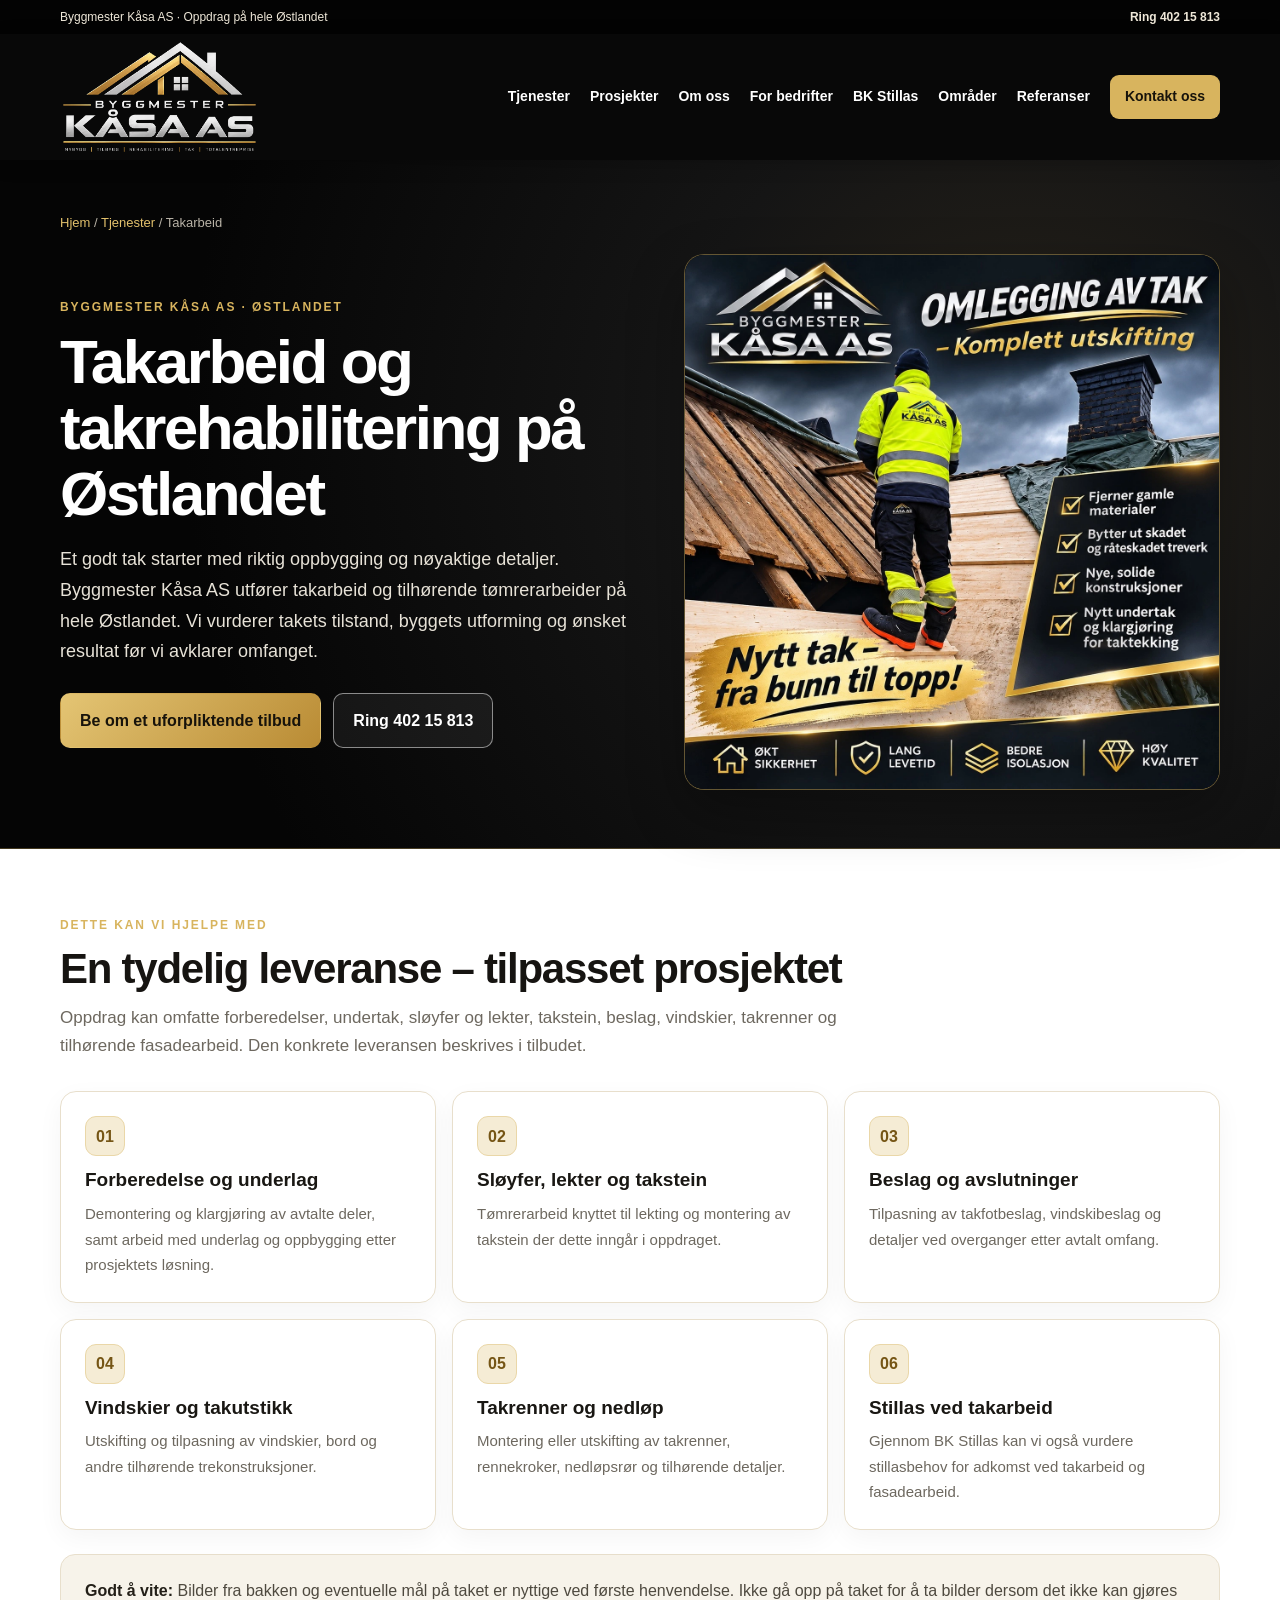
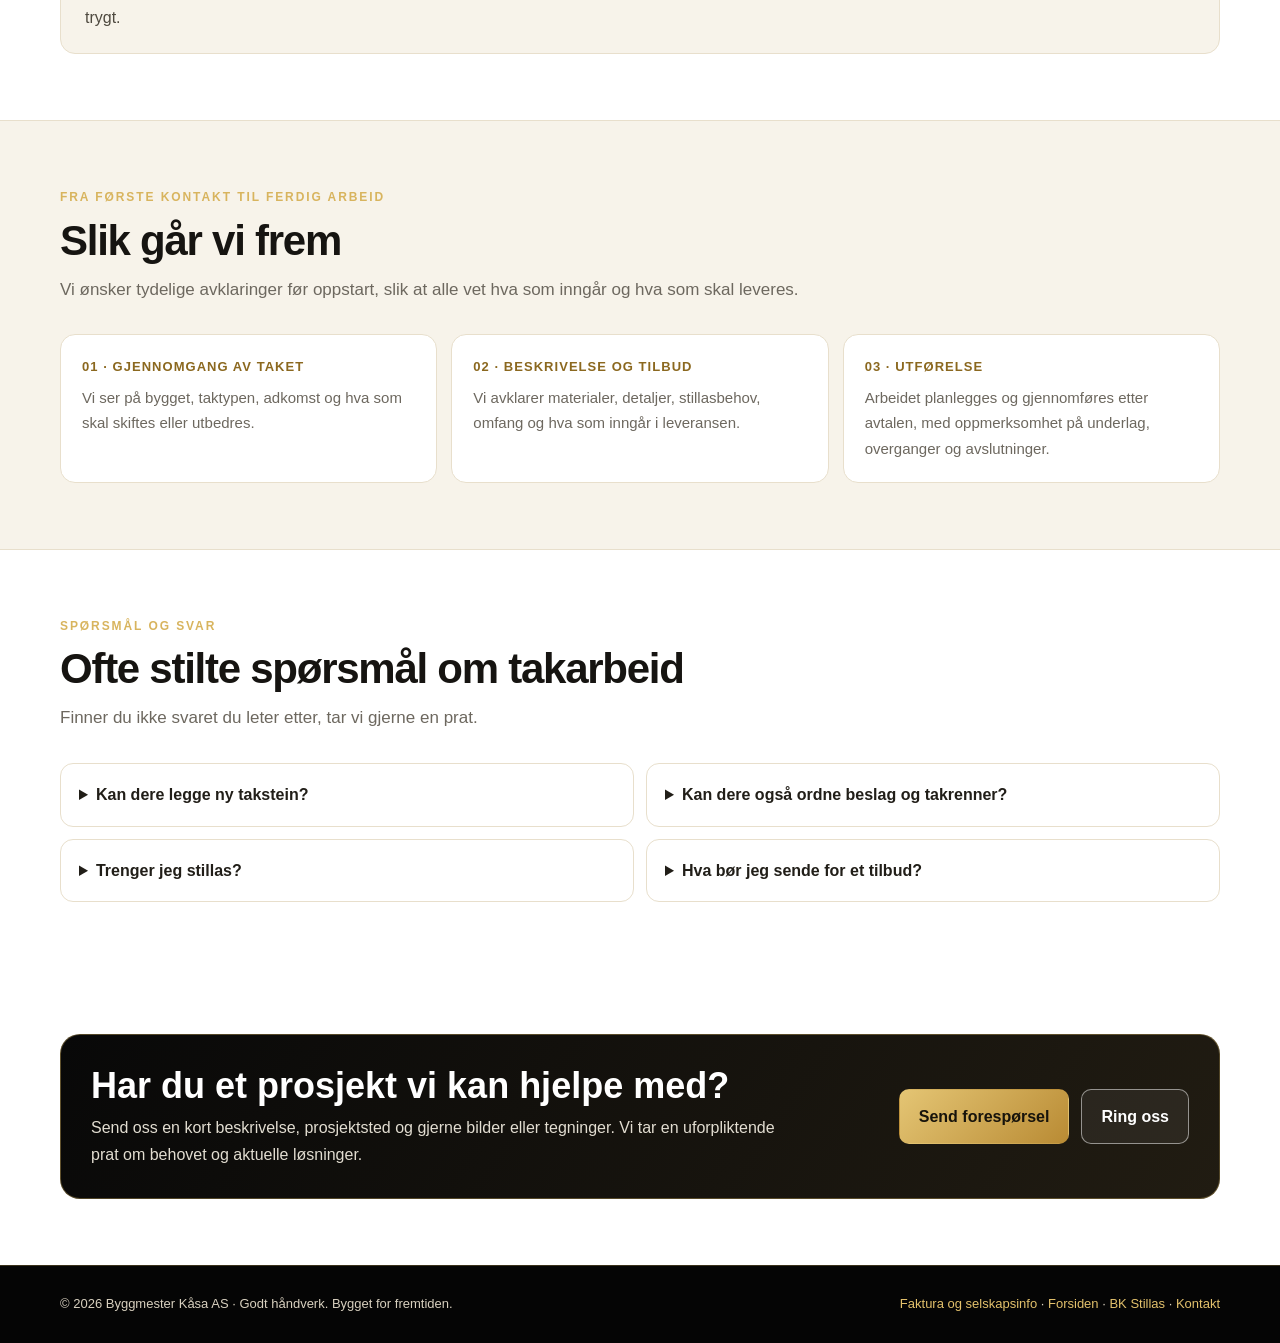
<file: takarbeid.html>
<!DOCTYPE html>
<html lang="no">
<head>
<meta charset="UTF-8">
<meta name="viewport" content="width=device-width, initial-scale=1">
<meta name="theme-color" content="#080808">
<title>Takarbeid og takomlegging | Byggmester Kåsa</title>
<meta name="description" content="Takomlegging, undertak, takstein, beslag og tømrerarbeid. Byggmester Kåsa AS tar takoppdrag i Oslo, Akershus og på Østlandet.">
<meta name="robots" content="index,follow,max-image-preview:large">
<link rel="canonical" href="https://xn--byggmesterksa-zfb.no/takarbeid.html">
<link rel="preload" as="image" href="images/takarbeid-kasa-presentasjon.webp">
<link rel="stylesheet" href="service-pages.css">
<meta property="og:type" content="website">
<meta property="og:title" content="Takarbeid og takomlegging | Byggmester Kåsa">
<meta property="og:description" content="Takomlegging, undertak, takstein, beslag og tømrerarbeid. Byggmester Kåsa AS tar takoppdrag i Oslo, Akershus og på Østlandet.">
<meta property="og:url" content="https://xn--byggmesterksa-zfb.no/takarbeid.html">
<meta property="og:image" content="https://xn--byggmesterksa-zfb.no/images/takarbeid-kasa-presentasjon.webp">
<meta property="og:image:alt" content="Byggmester Kåsa AS – takomlegging og komplett utskifting av tak">
<script type="application/ld+json">{"@context":"https://schema.org","@type":"Service","name":"Takarbeid og takrehabilitering på Østlandet","description":"Byggmester Kåsa AS utfører takarbeid og takrehabilitering på Østlandet. Vi hjelper med oppbygging, takstein, beslag og tilhørende tømrerarbeid.","url":"https://xn--byggmesterksa-zfb.no/takarbeid.html","areaServed":[{"@type":"AdministrativeArea","name":"Oslo, Norge"},{"@type":"AdministrativeArea","name":"Akershus, Norge"},{"@type":"AdministrativeArea","name":"Romerike, Norge"},{"@type":"AdministrativeArea","name":"Østlandet, Norge"}],"provider":{"@type":"Organization","name":"Byggmester Kåsa AS","url":"https://xn--byggmesterksa-zfb.no/","telephone":"+4740215813","email":"bkstillas@gmail.com"}}</script>
<script type="application/ld+json">{"@context":"https://schema.org","@type":"BreadcrumbList","itemListElement":[{"@type":"ListItem","position":1,"name":"Hjem","item":"https://xn--byggmesterksa-zfb.no/"},{"@type":"ListItem","position":2,"name":"Tjenester","item":"https://xn--byggmesterksa-zfb.no/#tjenester"},{"@type":"ListItem","position":3,"name":"Takarbeid","item":"https://xn--byggmesterksa-zfb.no/takarbeid.html"}]}</script>
</head>
<body>
<a class="skip-link" href="#main">Hopp til innhold</a>
<div class="topbar"><div class="container"><span>Byggmester Kåsa AS · Oppdrag på hele Østlandet</span><span><a href="tel:+4740215813">Ring 402 15 813</a></span></div></div>
<header>
 <div class="container nav-wrap">
  <a class="brand" href="index.html" aria-label="Byggmester Kåsa AS – forsiden"><img src="byggmester-kasa-logo-transparent.png" alt="Byggmester Kåsa AS – logo" fetchpriority="high"></a>
  <button class="menu-toggle" type="button" aria-expanded="false" aria-controls="main-navigation" aria-label="Åpne meny"><span></span><span></span><span></span></button>
  <nav id="main-navigation" aria-label="Hovedmeny">
   <a href="index.html#tjenester">Tjenester</a>
   <a href="index.html#prosjekter">Prosjekter</a>
   <a href="index.html#om-oss">Om oss</a>
   <a href="samarbeid.html">For bedrifter</a>
   <a href="bk-stillas.html">BK Stillas</a>
   <a href="omrader.html">Områder</a>
   <a href="referanser.html">Referanser</a>
   <a class="nav-cta" href="index.html#kontakt">Kontakt oss</a>
  </nav>
 </div>
</header>
<main id="main">
<section class="hero">
 <div class="container">
  <div class="breadcrumbs"><a href="index.html">Hjem</a> / <a href="index.html#tjenester">Tjenester</a> / Takarbeid</div>
  <div class="hero-grid">
   <div>
    <div class="eyebrow">Byggmester Kåsa AS · Østlandet</div>
    <h1>Takarbeid og takrehabilitering på Østlandet</h1>
    <p>Et godt tak starter med riktig oppbygging og nøyaktige detaljer. Byggmester Kåsa AS utfører takarbeid og tilhørende tømrerarbeider på hele Østlandet. Vi vurderer takets tilstand, byggets utforming og ønsket resultat før vi avklarer omfanget.</p>
    <div class="actions">
     <a class="btn btn-primary" href="index.html#kontakt">Be om et uforpliktende tilbud</a>
     <a class="btn btn-secondary" href="tel:+4740215813">Ring 402 15 813</a>
    </div>
   </div>
   <div class="hero-photo">
    <img src="images/takarbeid-kasa-presentasjon.webp" alt="Byggmester Kåsa AS – takomlegging og komplett utskifting av tak" width="1254" height="1254" fetchpriority="high" decoding="async" style="height:auto;aspect-ratio:1/1;object-fit:contain;background:#080808;">
   </div>
  </div>
 </div>
</section>
<section>
 <div class="container">
  <div class="section-head">
   <div class="eyebrow">Dette kan vi hjelpe med</div>
   <h2>En tydelig leveranse – tilpasset prosjektet</h2>
   <p>Oppdrag kan omfatte forberedelser, undertak, sløyfer og lekter, takstein, beslag, vindskier, takrenner og tilhørende fasadearbeid. Den konkrete leveransen beskrives i tilbudet.</p>
  </div>
  <div class="cards"><article class="card"><span class="card-mark">01</span><h3>Forberedelse og underlag</h3><p>Demontering og klargjøring av avtalte deler, samt arbeid med underlag og oppbygging etter prosjektets løsning.</p></article>
<article class="card"><span class="card-mark">02</span><h3>Sløyfer, lekter og takstein</h3><p>Tømrerarbeid knyttet til lekting og montering av takstein der dette inngår i oppdraget.</p></article>
<article class="card"><span class="card-mark">03</span><h3>Beslag og avslutninger</h3><p>Tilpasning av takfotbeslag, vindskibeslag og detaljer ved overganger etter avtalt omfang.</p></article>
<article class="card"><span class="card-mark">04</span><h3>Vindskier og takutstikk</h3><p>Utskifting og tilpasning av vindskier, bord og andre tilhørende trekonstruksjoner.</p></article>
<article class="card"><span class="card-mark">05</span><h3>Takrenner og nedløp</h3><p>Montering eller utskifting av takrenner, rennekroker, nedløpsrør og tilhørende detaljer.</p></article>
<article class="card"><span class="card-mark">06</span><h3>Stillas ved takarbeid</h3><p>Gjennom BK Stillas kan vi også vurdere stillasbehov for adkomst ved takarbeid og fasadearbeid.</p></article></div>
  <div class="note-band"><strong>Godt å vite:</strong> Bilder fra bakken og eventuelle mål på taket er nyttige ved første henvendelse. Ikke gå opp på taket for å ta bilder dersom det ikke kan gjøres trygt.</div>
 </div>
</section>
<section class="process">
 <div class="container">
  <div class="section-head">
   <div class="eyebrow">Fra første kontakt til ferdig arbeid</div>
   <h2>Slik går vi frem</h2>
   <p>Vi ønsker tydelige avklaringer før oppstart, slik at alle vet hva som inngår og hva som skal leveres.</p>
  </div>
  <div class="steps"><article class="step"><b>01 · Gjennomgang av taket</b><p>Vi ser på bygget, taktypen, adkomst og hva som skal skiftes eller utbedres.</p></article>
<article class="step"><b>02 · Beskrivelse og tilbud</b><p>Vi avklarer materialer, detaljer, stillasbehov, omfang og hva som inngår i leveransen.</p></article>
<article class="step"><b>03 · Utførelse</b><p>Arbeidet planlegges og gjennomføres etter avtalen, med oppmerksomhet på underlag, overganger og avslutninger.</p></article></div>
 </div>
</section>
<section>
 <div class="container">
  <div class="section-head">
   <div class="eyebrow">Spørsmål og svar</div>
   <h2>Ofte stilte spørsmål om takarbeid</h2>
   <p>Finner du ikke svaret du leter etter, tar vi gjerne en prat.</p>
  </div>
  <div class="faq-list"><details><summary>Kan dere legge ny takstein?</summary><p>Vi utfører takarbeid og tømrerarbeid knyttet til takomlegging, inkludert lekting og takstein når dette inngår i avtalen.</p></details>
<details><summary>Kan dere også ordne beslag og takrenner?</summary><p>Ja, vi kan utføre tilhørende arbeid med beslag, vindskier, takrenner og nedløp etter avtalt omfang.</p></details>
<details><summary>Trenger jeg stillas?</summary><p>Behovet avhenger av bygget og arbeidsoppgaven. Gjennom BK Stillas kan vi vurdere stillasløsning i forbindelse med prosjektet.</p></details>
<details><summary>Hva bør jeg sende for et tilbud?</summary><p>Send adresse, bilder av taket fra flere sider, omtrentlige mål, hva du ønsker gjort og ønsket tidspunkt. Vi avklarer om befaring er nødvendig.</p></details></div>
 </div>
</section>
<section>
 <div class="container">
  <div class="cta">
   <div>
    <h2>Har du et prosjekt vi kan hjelpe med?</h2>
    <p>Send oss en kort beskrivelse, prosjektsted og gjerne bilder eller tegninger. Vi tar en uforpliktende prat om behovet og aktuelle løsninger.</p>
   </div>
   <div class="actions" style="margin-top:0">
    <a class="btn btn-primary" href="index.html#kontakt">Send forespørsel</a>
    <a class="btn btn-secondary" href="tel:+4740215813">Ring oss</a>
   </div>
  </div>
 </div>
</section>
</main>
<div class="mobile-contact" aria-label="Rask kontakt"><a href="tel:+4740215813">Ring oss</a><a href="index.html#kontakt">Be om tilbud</a></div>
<footer><div class="container footer-inner"><span>© <span id="year"></span> Byggmester Kåsa AS · Godt håndverk. Bygget for fremtiden.</span><span><a href="selskapsinformasjon.html">Faktura og selskapsinfo</a> · <a href="index.html">Forsiden</a> · <a href="bk-stillas.html">BK Stillas</a> · <a href="index.html#kontakt">Kontakt</a></span></div></footer>
<script>
document.getElementById("year").textContent=new Date().getFullYear();
const header=document.querySelector("header");
const button=document.querySelector(".menu-toggle");
button.addEventListener("click",()=>{
 const open=header.classList.toggle("menu-open");
 button.setAttribute("aria-expanded",String(open));
 button.setAttribute("aria-label",open?"Lukk meny":"Åpne meny");
});
document.querySelectorAll("#main-navigation a").forEach(link=>link.addEventListener("click",()=>{
 header.classList.remove("menu-open");
 button.setAttribute("aria-expanded","false");
 button.setAttribute("aria-label","Åpne meny");
}));
</script>
</body>
</html>
</file>
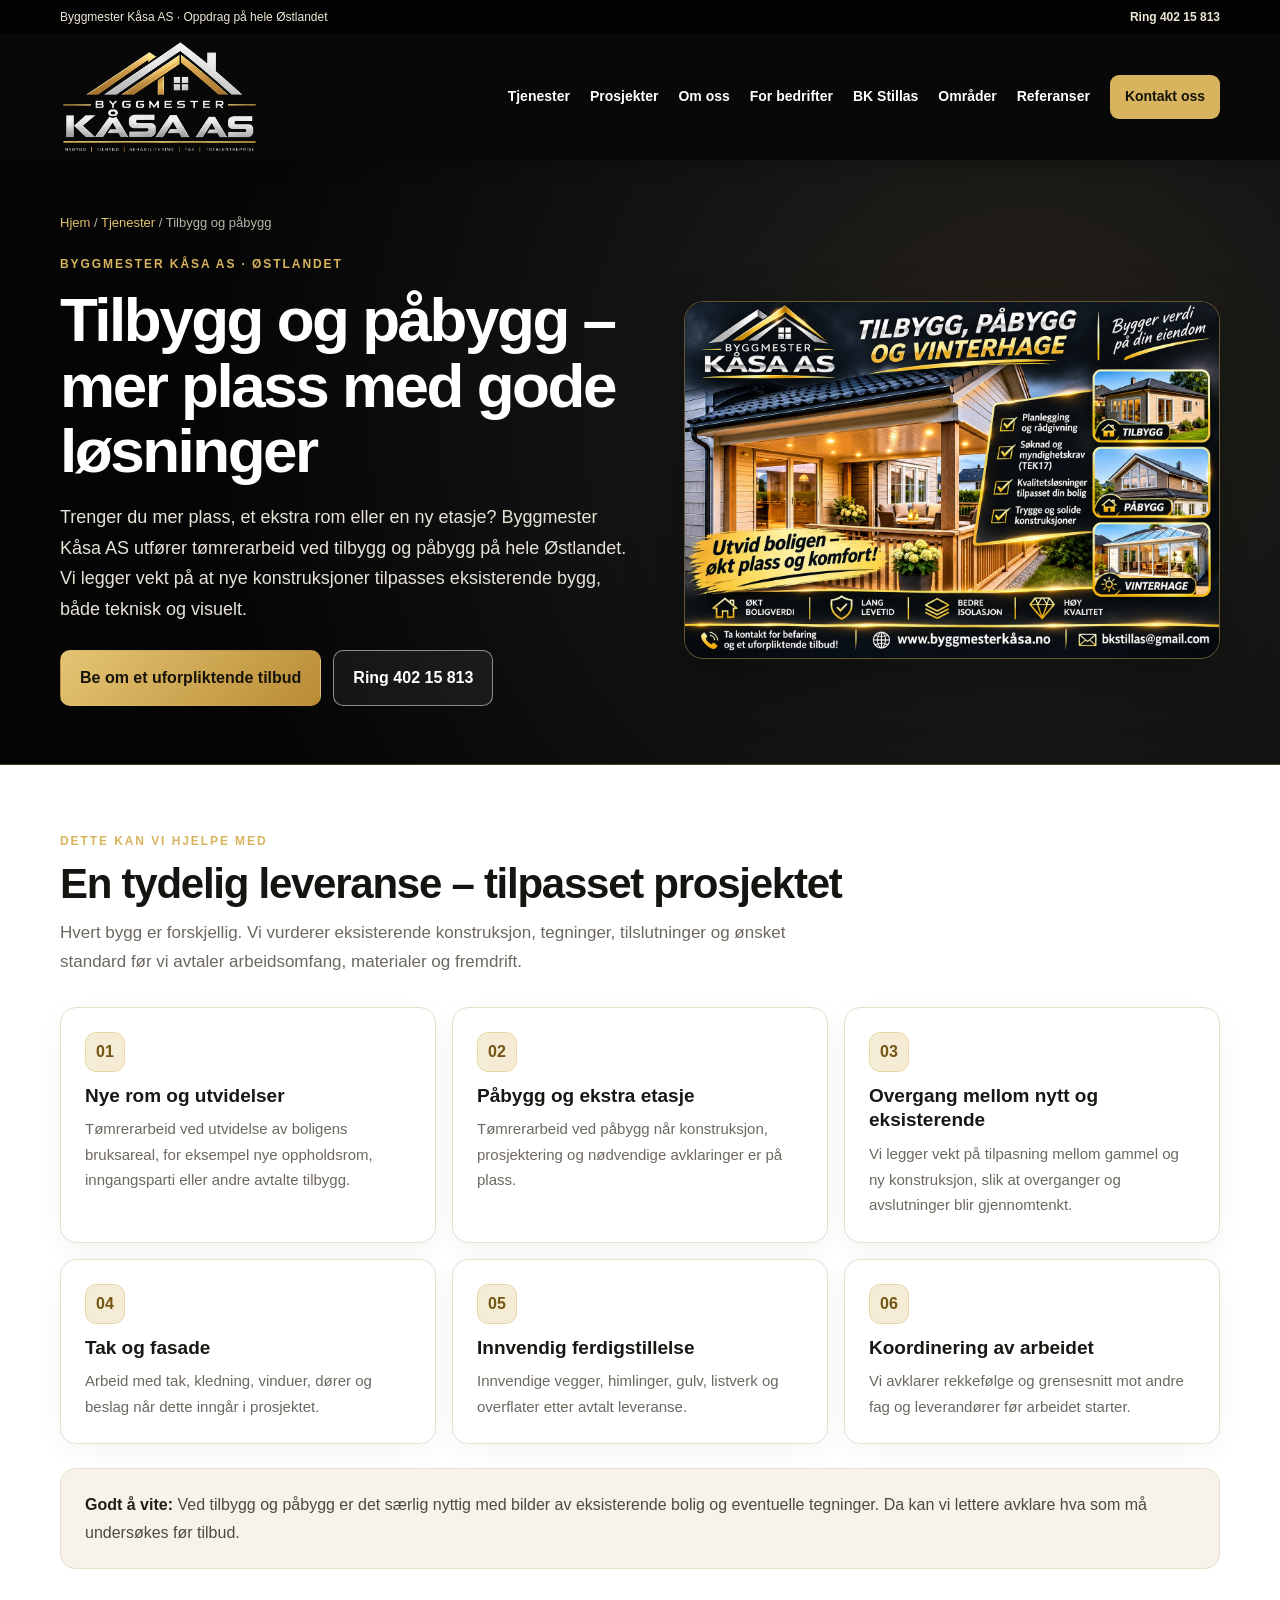
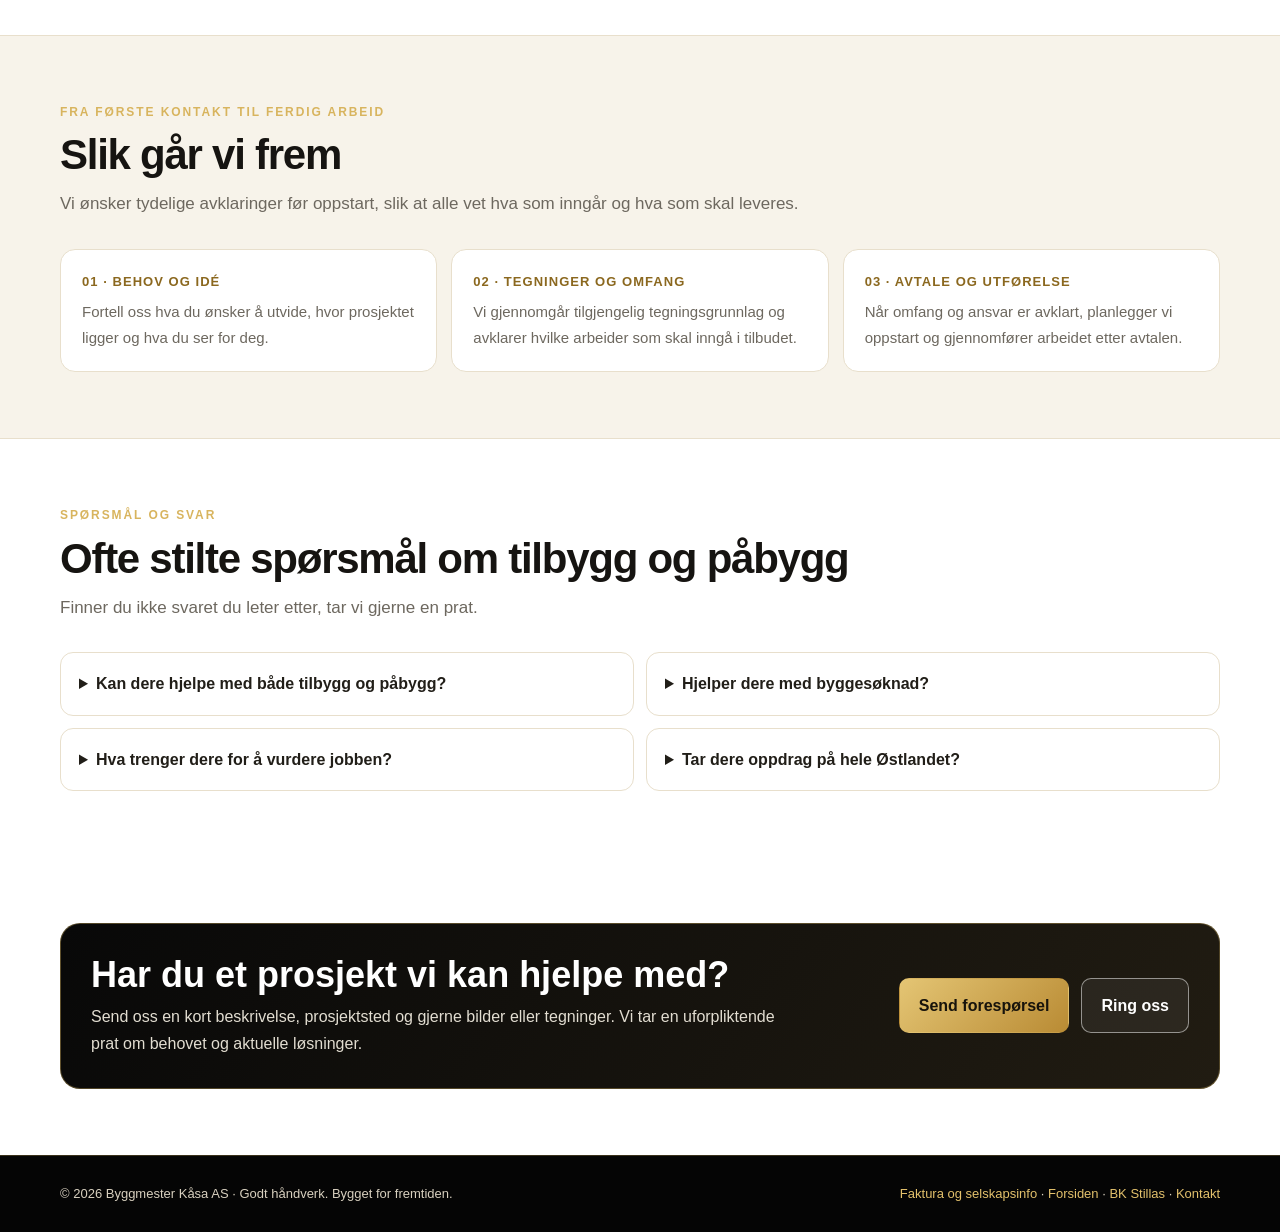
<file: tilbygg-pabygg.html>
<!DOCTYPE html>
<html lang="no">
<head>
<meta charset="UTF-8">
<meta name="viewport" content="width=device-width, initial-scale=1">
<meta name="theme-color" content="#080808">
<title>Tilbygg og påbygg | Byggmester Kåsa AS</title>
<meta name="description" content="Planlegger du tilbygg, påbygg eller vinterhage? Byggmester Kåsa AS utfører tømrerarbeid og tilpasninger på Østlandet.">
<meta name="robots" content="index,follow,max-image-preview:large">
<link rel="canonical" href="https://xn--byggmesterksa-zfb.no/tilbygg-pabygg.html">
<link rel="preload" as="image" href="images/tilbygg-pabygg-vinterhage-kasa.webp">
<link rel="stylesheet" href="service-pages.css">
<meta property="og:type" content="website">
<meta property="og:title" content="Tilbygg og påbygg | Byggmester Kåsa AS">
<meta property="og:description" content="Planlegger du tilbygg, påbygg eller vinterhage? Byggmester Kåsa AS utfører tømrerarbeid og tilpasninger på Østlandet.">
<meta property="og:url" content="https://xn--byggmesterksa-zfb.no/tilbygg-pabygg.html">
<meta property="og:image" content="https://xn--byggmesterksa-zfb.no/images/tilbygg-pabygg-vinterhage-kasa.webp">
<meta property="og:image:alt" content="Byggmester Kåsa AS – tilbygg, påbygg og vinterhager">
<script type="application/ld+json">{"@context":"https://schema.org","@type":"Service","name":"Tilbygg og påbygg – mer plass med gode løsninger","description":"Byggmester Kåsa AS utfører tømrerarbeid ved tilbygg og påbygg på Østlandet. Vi tilpasser arbeidet til eksisterende bolig og avtalt prosjekt.","url":"https://xn--byggmesterksa-zfb.no/tilbygg-pabygg.html","areaServed":[{"@type":"AdministrativeArea","name":"Oslo, Norge"},{"@type":"AdministrativeArea","name":"Akershus, Norge"},{"@type":"AdministrativeArea","name":"Romerike, Norge"},{"@type":"AdministrativeArea","name":"Østlandet, Norge"}],"provider":{"@type":"Organization","name":"Byggmester Kåsa AS","url":"https://xn--byggmesterksa-zfb.no/","telephone":"+4740215813","email":"bkstillas@gmail.com"}}</script>
<script type="application/ld+json">{"@context":"https://schema.org","@type":"BreadcrumbList","itemListElement":[{"@type":"ListItem","position":1,"name":"Hjem","item":"https://xn--byggmesterksa-zfb.no/"},{"@type":"ListItem","position":2,"name":"Tjenester","item":"https://xn--byggmesterksa-zfb.no/#tjenester"},{"@type":"ListItem","position":3,"name":"Tilbygg og påbygg","item":"https://xn--byggmesterksa-zfb.no/tilbygg-pabygg.html"}]}</script>
</head>
<body>
<a class="skip-link" href="#main">Hopp til innhold</a>
<div class="topbar"><div class="container"><span>Byggmester Kåsa AS · Oppdrag på hele Østlandet</span><span><a href="tel:+4740215813">Ring 402 15 813</a></span></div></div>
<header>
 <div class="container nav-wrap">
  <a class="brand" href="index.html" aria-label="Byggmester Kåsa AS – forsiden"><img src="byggmester-kasa-logo-transparent.png" alt="Byggmester Kåsa AS – logo" fetchpriority="high"></a>
  <button class="menu-toggle" type="button" aria-expanded="false" aria-controls="main-navigation" aria-label="Åpne meny"><span></span><span></span><span></span></button>
  <nav id="main-navigation" aria-label="Hovedmeny">
   <a href="index.html#tjenester">Tjenester</a>
   <a href="index.html#prosjekter">Prosjekter</a>
   <a href="index.html#om-oss">Om oss</a>
   <a href="samarbeid.html">For bedrifter</a>
   <a href="bk-stillas.html">BK Stillas</a>
   <a href="omrader.html">Områder</a>
   <a href="referanser.html">Referanser</a>
   <a class="nav-cta" href="index.html#kontakt">Kontakt oss</a>
  </nav>
 </div>
</header>
<main id="main">
<section class="hero">
 <div class="container">
  <div class="breadcrumbs"><a href="index.html">Hjem</a> / <a href="index.html#tjenester">Tjenester</a> / Tilbygg og påbygg</div>
  <div class="hero-grid">
   <div>
    <div class="eyebrow">Byggmester Kåsa AS · Østlandet</div>
    <h1>Tilbygg og påbygg – mer plass med gode løsninger</h1>
    <p>Trenger du mer plass, et ekstra rom eller en ny etasje? Byggmester Kåsa AS utfører tømrerarbeid ved tilbygg og påbygg på hele Østlandet. Vi legger vekt på at nye konstruksjoner tilpasses eksisterende bygg, både teknisk og visuelt.</p>
    <div class="actions">
     <a class="btn btn-primary" href="index.html#kontakt">Be om et uforpliktende tilbud</a>
     <a class="btn btn-secondary" href="tel:+4740215813">Ring 402 15 813</a>
    </div>
   </div>
   <div class="hero-photo">
    <img src="images/tilbygg-pabygg-vinterhage-kasa.webp" alt="Byggmester Kåsa AS – tilbygg, påbygg og vinterhager" width="1536" height="1024" fetchpriority="high" decoding="async" style="height:auto;aspect-ratio:3/2;object-fit:contain;background:#080808;">
   </div>
  </div>
 </div>
</section>
<section>
 <div class="container">
  <div class="section-head">
   <div class="eyebrow">Dette kan vi hjelpe med</div>
   <h2>En tydelig leveranse – tilpasset prosjektet</h2>
   <p>Hvert bygg er forskjellig. Vi vurderer eksisterende konstruksjon, tegninger, tilslutninger og ønsket standard før vi avtaler arbeidsomfang, materialer og fremdrift.</p>
  </div>
  <div class="cards"><article class="card"><span class="card-mark">01</span><h3>Nye rom og utvidelser</h3><p>Tømrerarbeid ved utvidelse av boligens bruksareal, for eksempel nye oppholdsrom, inngangsparti eller andre avtalte tilbygg.</p></article>
<article class="card"><span class="card-mark">02</span><h3>Påbygg og ekstra etasje</h3><p>Tømrerarbeid ved påbygg når konstruksjon, prosjektering og nødvendige avklaringer er på plass.</p></article>
<article class="card"><span class="card-mark">03</span><h3>Overgang mellom nytt og eksisterende</h3><p>Vi legger vekt på tilpasning mellom gammel og ny konstruksjon, slik at overganger og avslutninger blir gjennomtenkt.</p></article>
<article class="card"><span class="card-mark">04</span><h3>Tak og fasade</h3><p>Arbeid med tak, kledning, vinduer, dører og beslag når dette inngår i prosjektet.</p></article>
<article class="card"><span class="card-mark">05</span><h3>Innvendig ferdigstillelse</h3><p>Innvendige vegger, himlinger, gulv, listverk og overflater etter avtalt leveranse.</p></article>
<article class="card"><span class="card-mark">06</span><h3>Koordinering av arbeidet</h3><p>Vi avklarer rekkefølge og grensesnitt mot andre fag og leverandører før arbeidet starter.</p></article></div>
  <div class="note-band"><strong>Godt å vite:</strong> Ved tilbygg og påbygg er det særlig nyttig med bilder av eksisterende bolig og eventuelle tegninger. Da kan vi lettere avklare hva som må undersøkes før tilbud.</div>
 </div>
</section>
<section class="process">
 <div class="container">
  <div class="section-head">
   <div class="eyebrow">Fra første kontakt til ferdig arbeid</div>
   <h2>Slik går vi frem</h2>
   <p>Vi ønsker tydelige avklaringer før oppstart, slik at alle vet hva som inngår og hva som skal leveres.</p>
  </div>
  <div class="steps"><article class="step"><b>01 · Behov og idé</b><p>Fortell oss hva du ønsker å utvide, hvor prosjektet ligger og hva du ser for deg.</p></article>
<article class="step"><b>02 · Tegninger og omfang</b><p>Vi gjennomgår tilgjengelig tegningsgrunnlag og avklarer hvilke arbeider som skal inngå i tilbudet.</p></article>
<article class="step"><b>03 · Avtale og utførelse</b><p>Når omfang og ansvar er avklart, planlegger vi oppstart og gjennomfører arbeidet etter avtalen.</p></article></div>
 </div>
</section>
<section>
 <div class="container">
  <div class="section-head">
   <div class="eyebrow">Spørsmål og svar</div>
   <h2>Ofte stilte spørsmål om tilbygg og påbygg</h2>
   <p>Finner du ikke svaret du leter etter, tar vi gjerne en prat.</p>
  </div>
  <div class="faq-list"><details><summary>Kan dere hjelpe med både tilbygg og påbygg?</summary><p>Ja, vi vurderer tømrerarbeid ved begge typer prosjekter. Mulighetene avhenger blant annet av eksisterende bygg, prosjektering og avtalte leveranser.</p></details>
<details><summary>Hjelper dere med byggesøknad?</summary><p>Dette må avklares for hvert prosjekt. Søknadsplikt, prosjektering og ansvarlige foretak må være avklart før byggestart. Vi kan gjennomgå tømrerarbeidet og grensesnittet mot resten av prosjektet.</p></details>
<details><summary>Hva trenger dere for å vurdere jobben?</summary><p>Send gjerne adresse, bilder av eksisterende bolig, tegninger dersom de finnes, ønsket størrelse og en kort beskrivelse av behovet.</p></details>
<details><summary>Tar dere oppdrag på hele Østlandet?</summary><p>Ja, vi vurderer oppdrag i hele regionen ut fra beliggenhet, omfang og ønsket fremdrift.</p></details></div>
 </div>
</section>
<section>
 <div class="container">
  <div class="cta">
   <div>
    <h2>Har du et prosjekt vi kan hjelpe med?</h2>
    <p>Send oss en kort beskrivelse, prosjektsted og gjerne bilder eller tegninger. Vi tar en uforpliktende prat om behovet og aktuelle løsninger.</p>
   </div>
   <div class="actions" style="margin-top:0">
    <a class="btn btn-primary" href="index.html#kontakt">Send forespørsel</a>
    <a class="btn btn-secondary" href="tel:+4740215813">Ring oss</a>
   </div>
  </div>
 </div>
</section>
</main>
<div class="mobile-contact" aria-label="Rask kontakt"><a href="tel:+4740215813">Ring oss</a><a href="index.html#kontakt">Be om tilbud</a></div>
<footer><div class="container footer-inner"><span>© <span id="year"></span> Byggmester Kåsa AS · Godt håndverk. Bygget for fremtiden.</span><span><a href="selskapsinformasjon.html">Faktura og selskapsinfo</a> · <a href="index.html">Forsiden</a> · <a href="bk-stillas.html">BK Stillas</a> · <a href="index.html#kontakt">Kontakt</a></span></div></footer>
<script>
document.getElementById("year").textContent=new Date().getFullYear();
const header=document.querySelector("header");
const button=document.querySelector(".menu-toggle");
button.addEventListener("click",()=>{
 const open=header.classList.toggle("menu-open");
 button.setAttribute("aria-expanded",String(open));
 button.setAttribute("aria-label",open?"Lukk meny":"Åpne meny");
});
document.querySelectorAll("#main-navigation a").forEach(link=>link.addEventListener("click",()=>{
 header.classList.remove("menu-open");
 button.setAttribute("aria-expanded","false");
 button.setAttribute("aria-label","Åpne meny");
}));
</script>
</body>
</html>
</file>
<file: service-pages.css>
:root{--black:#080808;--black2:#171510;--gold:#d8b45e;--gold2:#b98b34;--ink:#24211b;--muted:#6d685f;--line:#e8dfcc;--cream:#f7f3ea;--white:#fff}
*{box-sizing:border-box}
html{scroll-behavior:smooth}
body{margin:0;background:#fff;color:var(--ink);font:16px/1.7 Arial,Helvetica,sans-serif}
a{color:inherit}
img{max-width:100%;height:auto}
.container{width:min(1160px,calc(100% - 40px));margin:0 auto}
.skip-link{position:absolute;left:12px;top:-60px;z-index:1000;padding:10px 14px;background:var(--gold);color:#111;border-radius:8px;font-weight:800}
.skip-link:focus{top:12px}
.topbar{background:#030303;color:#eee7d8;font-size:12px}
.topbar .container{display:flex;justify-content:space-between;gap:12px;flex-wrap:wrap;padding:7px 0}
.topbar a{color:inherit;text-decoration:none;font-weight:800}
header{position:sticky;top:0;z-index:20;background:#080808;color:#fff;box-shadow:0 4px 18px rgba(0,0,0,.2)}
.nav-wrap{min-height:126px;display:flex;align-items:center;justify-content:space-between;gap:24px}
.brand img{display:block;width:255px;height:116px;object-fit:contain;object-position:left center}
nav{display:flex;align-items:center;gap:20px;flex-wrap:wrap}
nav a{font-size:14px;font-weight:800;color:#fff;text-decoration:none}
nav a:hover{color:var(--gold)}
nav .nav-cta{background:var(--gold);color:#17130b;padding:10px 15px;border-radius:9px}
.menu-toggle{display:none;width:46px;height:46px;border:1px solid rgba(216,180,94,.55);border-radius:10px;background:#111;align-items:center;justify-content:center;flex-direction:column;gap:5px;cursor:pointer}
.menu-toggle span{display:block;width:20px;height:2px;background:#f4e5bd;border-radius:2px}
.hero{background:radial-gradient(circle at 80% 40%,#28231a 0,#151515 32%,#050505 76%);color:#fff;padding:52px 0 58px;border-bottom:1px solid rgba(216,180,94,.3)}
.breadcrumbs{font-size:13px;color:#b9b3a7;margin:0 0 20px}
.breadcrumbs a{color:#e3c16c;text-decoration:none}
.hero-grid{display:grid;grid-template-columns:minmax(0,1.04fr) minmax(300px,.96fr);gap:44px;align-items:center}
.eyebrow{font-size:12px;letter-spacing:.16em;text-transform:uppercase;font-weight:900;color:var(--gold)}
h1{font-size:clamp(38px,5vw,62px);line-height:1.06;letter-spacing:-.04em;margin:12px 0 18px;max-width:750px}
.hero p{max-width:670px;color:#e7e2d7;font-size:18px;margin:0}
.actions{display:flex;gap:12px;flex-wrap:wrap;margin-top:26px}
.btn{display:inline-flex;justify-content:center;align-items:center;padding:13px 19px;border-radius:10px;text-decoration:none;font-weight:900;border:1px solid transparent;transition:transform .2s ease,background .2s ease}
.btn:hover{transform:translateY(-2px)}
.btn-primary{background:linear-gradient(135deg,#e4c574,#b98b34);color:#17130b}
.startbank-badge{display:inline-flex;align-items:center;gap:14px;margin-top:20px;padding:10px 15px 10px 10px;max-width:390px;border:1px solid rgba(216,180,94,.5);border-radius:14px;background:rgba(255,255,255,.07);color:#fff}
.startbank-badge img{display:block;width:74px;height:74px;object-fit:contain;background:#fff;border-radius:8px;padding:3px;flex:0 0 auto}
.startbank-badge strong{display:block;color:#e6c875;font-size:14px;line-height:1.35}
.startbank-badge span{display:block;color:#e8e3d8;font-size:12px;line-height:1.45;margin-top:3px}
@media(max-width:560px){.startbank-badge{max-width:100%;gap:10px;padding:9px}.startbank-badge img{width:78px;height:56px}}
.btn-secondary{border-color:rgba(255,255,255,.5);color:#fff;background:rgba(255,255,255,.06)}
.hero-photo{position:relative;overflow:hidden;border:1px solid rgba(216,180,94,.4);border-radius:20px;background:#171717;box-shadow:0 22px 56px rgba(0,0,0,.32)}
.hero-photo img{display:block;width:100%;height:360px;object-fit:cover}
.photo-caption{position:absolute;left:0;right:0;bottom:0;padding:34px 18px 16px;background:linear-gradient(transparent,rgba(0,0,0,.82));color:#fff;font-size:13px;font-weight:800}.photo-credit{display:block;margin-top:4px;color:#e6e0d3;font-size:11px;font-weight:400;letter-spacing:.02em}.photo-credit a{color:inherit;text-decoration:underline;text-underline-offset:2px}
section{padding:66px 0}
.section-head{max-width:790px;margin:0 0 30px}
.section-head h2{font-size:clamp(29px,4vw,42px);line-height:1.12;letter-spacing:-.03em;margin:9px 0 12px;color:#161411}
.section-head p{font-size:17px;color:var(--muted);margin:0}
.cards{display:grid;grid-template-columns:repeat(3,minmax(0,1fr));gap:16px}
.card{padding:24px;border:1px solid var(--line);border-radius:16px;background:#fff;box-shadow:0 8px 26px rgba(20,18,12,.045)}
.card .card-mark{display:inline-grid;place-items:center;width:40px;height:40px;border-radius:11px;background:#f5ecd5;border:1px solid #ead7a8;color:#755515;font-weight:900;margin-bottom:12px}
.card h3{margin:0 0 8px;color:#191713;font-size:19px;line-height:1.3}
.card p{color:var(--muted);font-size:15px;margin:0}
.note-band{padding:22px 24px;border-radius:15px;background:var(--cream);border:1px solid var(--line);margin-top:24px;color:#4e493f}
.note-band strong{color:#231f18}
.process{background:var(--cream);border-top:1px solid var(--line);border-bottom:1px solid var(--line)}
.steps{display:grid;grid-template-columns:repeat(3,1fr);gap:14px}
.step{padding:21px;background:#fff;border:1px solid var(--line);border-radius:15px}
.step b{display:block;color:#8b681f;font-size:13px;letter-spacing:.08em;text-transform:uppercase;margin-bottom:6px}
.step h3{margin:0 0 7px;font-size:18px;color:#1a1814}
.step p{margin:0;color:var(--muted);font-size:15px}
.faq-list{display:grid;grid-template-columns:repeat(2,minmax(0,1fr));gap:12px}
details{background:#fff;border:1px solid var(--line);border-radius:13px;padding:17px 18px}
summary{cursor:pointer;font-weight:900;color:#211e18}
details p{color:var(--muted);font-size:15px;margin:10px 0 0}
.cta{background:linear-gradient(125deg,#080808,#211c12);color:#fff;border:1px solid rgba(216,180,94,.35);border-radius:20px;padding:30px;display:flex;align-items:center;justify-content:space-between;gap:24px;flex-wrap:wrap}
.cta h2{font-size:clamp(25px,3.4vw,36px);line-height:1.15;margin:0 0 8px;color:#fff}
.cta p{margin:0;color:#e2ddd1;max-width:700px}
footer{background:#050505;border-top:1px solid rgba(216,180,94,.25);padding:27px 0;color:#d8d0bf;font-size:13px}
.footer-inner{display:flex;justify-content:space-between;gap:14px;flex-wrap:wrap}
footer a{color:#e3c16c;text-decoration:none}
.mobile-contact{display:none}
a:focus-visible,button:focus-visible,summary:focus-visible{outline:3px solid var(--gold);outline-offset:3px}
@media(max-width:900px){
 .nav-wrap{min-height:100px;gap:14px}
 .brand img{width:220px;height:96px}
 .menu-toggle{display:flex;flex:0 0 auto}
 nav{display:none;position:absolute;top:100%;left:0;right:0;background:#080808;border:1px solid rgba(216,180,94,.3);border-top:0;border-radius:0 0 14px 14px;padding:8px 15px 15px;flex-direction:column;align-items:stretch;gap:0;box-shadow:0 18px 30px rgba(0,0,0,.3)}
 header.menu-open nav{display:flex}
 nav a{padding:11px 8px;border-bottom:1px solid rgba(255,255,255,.1)}
 nav .nav-cta{margin-top:8px;text-align:center}
 .hero-grid{grid-template-columns:1fr;gap:27px}
 .hero-photo img{height:320px}
 .cards{grid-template-columns:repeat(2,minmax(0,1fr))}
}
@media(max-width:560px){
 .container{width:calc(100% - 28px)}
 .topbar .container{font-size:11px}
 .nav-wrap{min-height:88px}
 .brand img{width:190px;height:82px}
 .hero{padding:38px 0 44px}
 h1{font-size:clamp(36px,10vw,48px)}
 .hero p{font-size:16px}
 .actions .btn{width:100%}
 .hero-photo img{height:240px}
 section{padding:48px 0}
 .cards,.steps,.faq-list{grid-template-columns:1fr}
 .card{padding:20px}
 .cta{padding:23px}
 .mobile-contact{position:fixed;display:grid;z-index:30;left:10px;right:10px;bottom:10px;grid-template-columns:1fr 1fr;gap:8px;padding:7px;background:rgba(5,5,5,.95);border:1px solid rgba(216,180,94,.45);border-radius:14px;box-shadow:0 8px 28px rgba(0,0,0,.3)}
 .mobile-contact a{display:flex;justify-content:center;align-items:center;min-height:44px;border-radius:9px;text-decoration:none;font-size:14px;font-weight:900}
 .mobile-contact a:first-child{background:linear-gradient(135deg,#e4c574,#b98b34);color:#17130b}
 .mobile-contact a:last-child{border:1px solid rgba(255,255,255,.4);color:#fff}
}
@media(prefers-reduced-motion:reduce){html{scroll-behavior:auto}*,*::before,*::after{transition-duration:.01ms!important;animation-duration:.01ms!important;animation-iteration-count:1!important}}

/* Samarbeidsside – harmonisert med Byggmester Kåsa-profilen */
.partner-hero{background:radial-gradient(circle at 78% 40%,#28231a 0,#151515 34%,#050505 76%);color:#fff;padding:54px 0 62px;border-bottom:1px solid rgba(216,180,94,.3)}
.partner-hero-grid{display:grid;grid-template-columns:minmax(0,1.08fr) minmax(300px,.92fr);gap:42px;align-items:center}
.partner-hero h1{font-size:clamp(38px,5vw,62px);line-height:1.06;letter-spacing:-.04em;margin:12px 0 18px;max-width:760px}
.partner-hero p{max-width:690px;color:#e7e2d7;font-size:18px;margin:0}
.partner-photo{position:relative;overflow:hidden;border:1px solid rgba(216,180,94,.4);border-radius:20px;background:#171717;box-shadow:0 22px 56px rgba(0,0,0,.32)}
.partner-photo img{display:block;width:100%;height:360px;object-fit:cover}
.partner-photo span{position:absolute;bottom:0;left:0;right:0;padding:34px 18px 15px;background:linear-gradient(transparent,rgba(0,0,0,.82));color:#fff;font-size:13px;font-weight:800}
.partner-grid{display:grid;grid-template-columns:repeat(3,minmax(0,1fr));gap:16px}
.partner-card{padding:25px;border:1px solid #e8dfcc;border-radius:17px;background:#fff;box-shadow:0 8px 26px rgba(20,18,12,.045)}
.partner-number{display:inline-grid;place-items:center;width:42px;height:42px;border-radius:11px;background:#f5ecd5;border:1px solid #ead7a8;color:#755515;font-weight:900;margin-bottom:14px}
.partner-card h3{margin:0 0 8px;font-size:20px;color:#191713}
.partner-card p{margin:0;color:#6d685f;font-size:15px}
.partner-band{background:#f7f3ea;border-top:1px solid #e8dfcc;border-bottom:1px solid #e8dfcc}
.partner-process{display:grid;grid-template-columns:repeat(3,1fr);gap:14px}
.partner-step{padding:21px;background:#fff;border:1px solid #e8dfcc;border-radius:15px}
.partner-step b{display:block;color:#8b681f;font-size:13px;letter-spacing:.08em;text-transform:uppercase;margin-bottom:6px}
.partner-step h3{margin:0 0 7px;font-size:18px;color:#1a1814}
.partner-step p{margin:0;color:#6d685f;font-size:15px}
.partner-checklist{display:grid;grid-template-columns:1fr 1fr;gap:10px;margin:18px 0 0;padding:0;list-style:none}
.partner-checklist li{padding:12px 14px;border-radius:10px;background:#f7f3ea;border:1px solid #e8dfcc;color:#4f493e;font-size:14px}
.partner-checklist li:before{content:"✓";color:#9a7224;font-weight:900;margin-right:9px}
@media(max-width:900px){.partner-hero-grid{grid-template-columns:1fr;gap:26px}.partner-photo img{height:320px}.partner-grid{grid-template-columns:repeat(2,minmax(0,1fr))}}
@media(max-width:560px){.partner-hero{padding:38px 0 44px}.partner-hero h1{font-size:clamp(36px,10vw,48px)}.partner-hero p{font-size:16px}.partner-photo img{height:240px}.partner-grid,.partner-process,.partner-checklist{grid-template-columns:1fr}.partner-card{padding:20px}}

.partner-photo span a{color:inherit;text-decoration:underline;text-underline-offset:2px}.partner-photo span small{font-size:11px;font-weight:400;letter-spacing:.02em}
</file>
